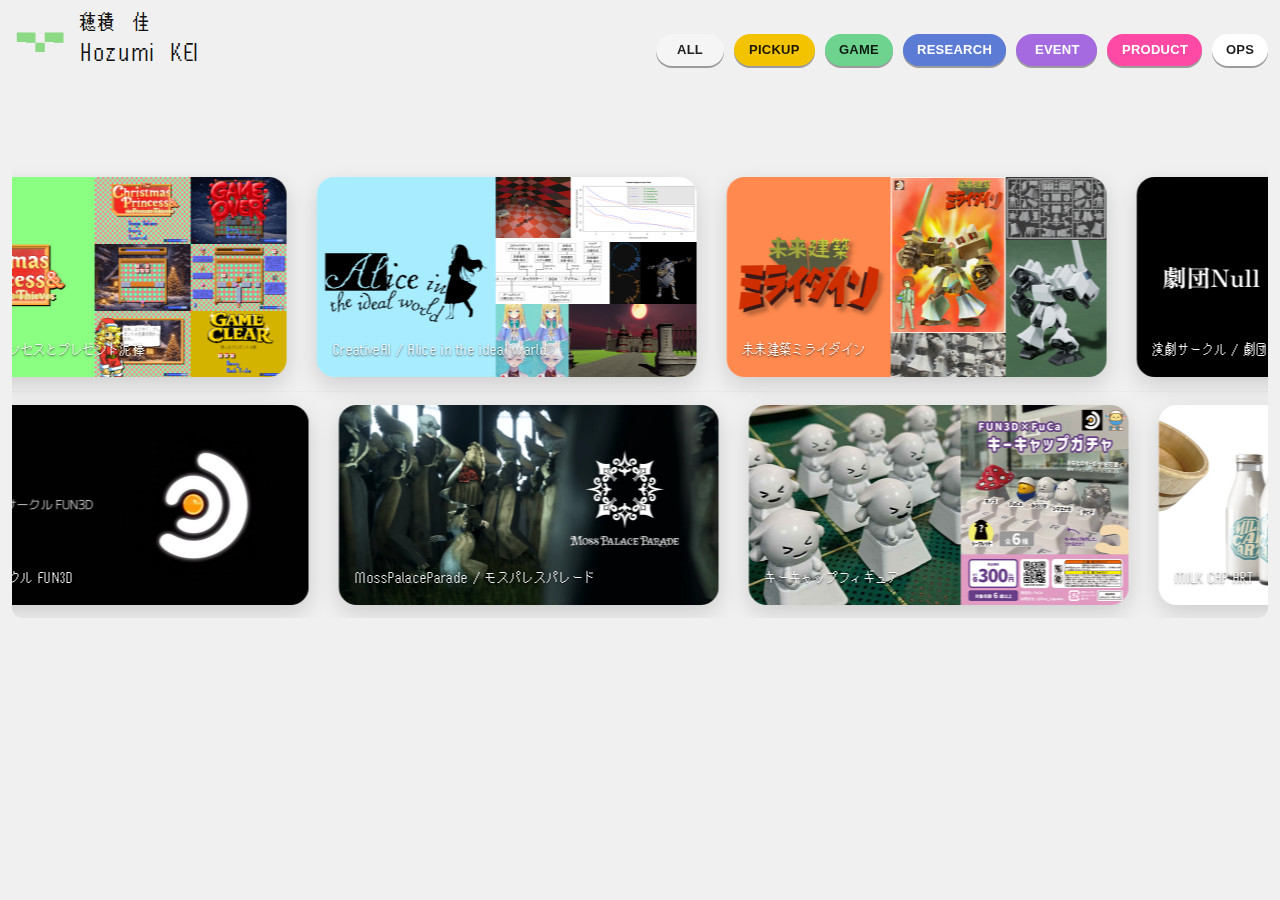
<file: index.html>
<!doctype html>
<html lang="ja">
<head>
  <meta charset="utf-8" />
  <meta name="viewport" content="width=device-width,initial-scale=1" />
  <title>Hozumi KEI - Portfolio</title>
  <style>

    /* ===== Pixel Font (local file) =====
       Put this file in: assets/fonts/x12y16pxMaruMonica.ttf
    */
    @font-face{
      font-family: "MaruMonicaPx";
      src: url("./assets/fonts/x12y16pxMaruMonica.ttf") format("truetype");
      font-style: normal;
      font-weight: 400;
      font-display: swap;
    }

    :root{
      /* デフォルト */
      --bg:#F0F0F0;
      --text:#111;
      --muted:#666;

      /* テーマとして切り替える変数（JSで更新） */
      --pageBg: var(--bg);
      --pageText: var(--text);
      --pageMuted: var(--muted);

      --shadow: 0 8px 22px rgba(0,0,0,.14);

      /* カード（大きめ） */
      --cardW: 380px;
      --cardH: 200px;
      --radius: 18px;

      /* 横方向の固定間隔（全レーンで揃える） */
      --gap: 30px;

      /* ✅ 2段 */
      --laneH: 210px;
      --laneGap: 18px;
      --stagePad: 8px;
      --stageTopGap: 80px; /* カードエリアを少し下げる */

      --flowStageH: calc((var(--laneH) * 2) + (var(--laneGap) * 1) + (var(--stagePad) * 2));
    }

    *{ box-sizing: border-box; }

    body{
      margin:0;
      font-family: ui-sans-serif, system-ui, -apple-system, "Segoe UI", Roboto,
        "Hiragino Kaku Gothic ProN", "Noto Sans JP", "Yu Gothic", "Meiryo", Arial;
      background: var(--pageBg);
      color: var(--pageText);
      transition: background-color .35s ease, color .35s ease;
    }

    .frame{
      width: 100%;
      max-width: none;
      margin: 0;
      border: none;
      background: var(--pageBg);
      min-height: 100vh;
      padding:
        calc(10px + env(safe-area-inset-top))
        calc(12px + env(safe-area-inset-right))
        calc(12px + env(safe-area-inset-bottom))
        calc(12px + env(safe-area-inset-left));
      transition: background-color .35s ease;
    }

    header{
      display:flex;
      align-items:flex-end;
      justify-content:space-between;
      gap: 12px;
      margin-bottom: 8px;
    }

    .name{
      line-height: 1.05;
      font-weight: 900;
      letter-spacing: .04em;
    }
    .name .jp{ font-size: 22px; }
    .name .en{ font-size: 26px; margin-top: 4px; }

    
    /* Brand: icon + name */
    .brand{
      display:flex;
      align-items:center;
      gap: 12px;
    }
    .brandIcon{
      width: 56px;
      height: 56px;
      object-fit: contain;
      border-radius: 12px;
      flex: 0 0 auto;
    }
.tagbar{
      display:flex;
      flex-wrap:wrap;
      justify-content:flex-start;
      gap: 10px;
      padding: 0;
      margin: 0;
    }

    /* タグボタン */
    .tagbtn{
      appearance:none;
      border:none;
      cursor:pointer;
      padding: 9px 14px;
      border-radius: 999px;
      font-size: 13px;
      font-weight: 900;
      color: rgba(0,0,0,.88);
      box-shadow: 0 2px 0 rgba(0,0,0,.35);
      transition: transform .08s ease, filter .2s ease, opacity .2s ease;
      user-select:none;
      white-space:nowrap;
      letter-spacing: .02em;

      /* 英/日を重ねて表示するため */
      display: grid;
      place-items: center;
      position: relative;
      line-height: 1.1;
    }
    .tagbtn:active{ transform: translateY(1px); }

    /* 選択中の灰色枠（outline）なし */
    .tagbtn[aria-pressed="true"]{
      filter: saturate(1.05) brightness(1.02);
    }

    /* 通常：英語、ホバー/フォーカス：日本語 */
    .tagbtn .tag-en,
    .tagbtn .tag-ja{
      grid-area: 1 / 1;
      transition: opacity .16s ease, transform .16s ease;
      will-change: opacity, transform;
    }
    .tagbtn .tag-en{
      opacity: 1;
      transform: translateY(0);
    }
    .tagbtn .tag-ja{
      opacity: 0;
      transform: translateY(2px);
      pointer-events: none;
    }
    .tagbtn:hover .tag-en,
    .tagbtn:focus-visible .tag-en,
    .tagbtn:focus .tag-en{
      opacity: 0;
      transform: translateY(-2px);
    }
    .tagbtn:hover .tag-ja,
    .tagbtn:focus-visible .tag-ja,
    .tagbtn:focus .tag-ja{
      opacity: 1;
      transform: translateY(0);
    }

    .stage{
      position: relative;
      width: 100%;
      height: var(--flowStageH);
      margin-top: var(--stageTopGap);
      overflow: hidden;
      border-radius: 10px;
      transition: height .45s ease;
    }

    .laneGuides{
      position:absolute;
      left:0; right:0; top:0; bottom:0;
      pointer-events:none;
      opacity:.18;
    }
    .laneLine{
      position:absolute;
      left:0; right:0;
      height: 1px;
      background: rgba(0,0,0,.12);
    }
    /* ✅ 2段なので区切り線は1本だけ */
    .laneLine.line1{ top: calc(var(--stagePad) + var(--laneH) + (var(--laneGap) / 2)); }

    .card{
      position:absolute;
      left:0; top:0;
      width: var(--cardW);
      height: var(--cardH);
      text-decoration:none;
      color: inherit;
      transform: translate3d(0,0,0);
      will-change: transform;
      opacity: 1;
      pointer-events:auto;
      transition: none;
    }
    .card.tween{
      transition:
        transform 520ms cubic-bezier(.2,.9,.2,1),
        opacity 360ms ease;
    }

    .cardInner{
      width:100%;
      height:100%;
      border-radius: var(--radius);
      background: #fff;
      box-shadow: 0 8px 22px rgba(0,0,0,.14);
      border: 2px solid rgba(0,0,0,.05);
      overflow:hidden;
      transform: translateY(0);
      transition: transform .12s ease, filter .12s ease;
      position: relative;
    }
    .cardInner.hasImage .label{ display:none; }
    .cardInner.hasImage .thumb{ background:none; }
    .card:hover .cardInner{
      transform: translateY(-2px);
      filter: brightness(1.02);
    }
    .card:focus-visible{
      outline: 4px solid rgba(0,0,0,.30);
      outline-offset: 4px;
      border-radius: 18px;
    }

    .thumb{
      position:absolute; inset:0;
      background: linear-gradient(135deg, rgba(0,0,0,.06), rgba(0,0,0,0));
    }
    .thumb img{
      width:100%; height:100%;
      object-fit: cover;
      display:block;
    }

    .label{
      position:absolute;
      left:0; right:0; bottom:0;
      padding: 14px 16px;
      background: linear-gradient(to top, rgba(255,255,255,.96), rgba(255,255,255,0));
      text-shadow: 0 1px 0 rgba(255,255,255,.6);

      display:flex;
      flex-direction:column;
      gap: 6px;
    }
    .label .title{
      font-size: 16px;
      font-weight: 900;
      letter-spacing: .02em;
      color: rgba(0,0,0,.92);
    }
    .label .desc{
      font-size: 12px;
      font-weight: 800;
      line-height: 1.35;
      color: rgba(0,0,0,.78);

      display: -webkit-box;
      -webkit-line-clamp: 2;
      -webkit-box-orient: vertical;
      overflow: hidden;
    }
    .label .sub{
      display:block;
      font-weight: 900;
      color: rgba(0,0,0,.56);
      font-size: 11px;
      letter-spacing: .02em;
    }

    .note{
      margin-top: 10px;
      color: color-mix(in srgb, var(--pageText) 55%, transparent);
      font-size: 12px;
      font-weight: 700;
    }

    @media (max-width: 980px){
      :root{
        --cardW: 250px;
        --cardH: 148px;
        --laneH: 200px;
        --gap: 18px;
      }
    }
    @media (max-width: 760px){
      header{ flex-direction: column; align-items:flex-start; }
      :root{
        --cardW: 220px;
        --cardH: 138px;
        --laneH: 188px;
        --laneGap: 16px;
        --gap: 16px;
      }
    }
    @media (max-width: 520px){
      :root{
        --cardW: 190px;
        --cardH: 122px;
        --laneH: 170px;
        --gap: 14px;
      }
    }
  
    /* ===== Overrides: no tag text in card, no bottom gradient at rest, hover reveals desc ===== */

    /* タグ名（sub/メタ）をカード内に表示しない */
    .label .sub{ display:none !important; }

    /* 説明文はホバー/フォーカス時のみ表示 */
    .label .desc{
      opacity: 0;
      transform: translateY(3px);
      max-height: 0;
      overflow: hidden;
      transition: opacity .18s ease, transform .18s ease, max-height .18s ease;
      -webkit-line-clamp: unset;
      display: block;
    }
    .card:hover .label .desc,
    .card:focus-visible .label .desc{
      opacity: 1;
      transform: translateY(0);
      max-height: 80px;
    }

    /* 画像カード：タイトルは常時表示、通常時は下部グラデーション無し */
    .cardInner.hasImage .label{
      display: flex !important;           /* 画像でもラベルを出す */
      background: none !important;        /* 通常時はグラデーション無し */
      text-shadow: 0 1px 2px rgba(0,0,0,.65);
    }
    .cardInner.hasImage .label .title,
    .cardInner.hasImage .label .desc{
      color: rgba(255,255,255,.95);
    }

    /* 画像カード：ホバー時に画像を暗くし、同時に文字背景を薄く敷く（グラデではなく単色） */
    .cardInner.hasImage .thumb img{
      transition: filter .18s ease;
    }
    .card:hover .cardInner.hasImage .thumb img{
      filter: brightness(.55);
    }
    /* 既存の hover で cardInner 全体を明るくする filter を打ち消す */
    .card:hover .cardInner.hasImage{
      filter: none !important;
    }
    .card:hover .cardInner.hasImage .label,
    .card:focus-visible .cardInner.hasImage .label{
      background: rgba(0,0,0,.40) !important;
    }

    /* 白フチっぽく見える場合の対策（透過PNG想定） */
    .cardInner.hasImage{
      background: transparent !important;
      border: none !important;
    }

  
    /* Force pixel font for name + card titles */
    .name, .label .title{
      font-family: "MaruMonicaPx", ui-sans-serif, system-ui, -apple-system, "Segoe UI", Roboto,
        "Hiragino Kaku Gothic ProN", "Noto Sans JP", "Yu Gothic", "Meiryo", Arial !important;
      font-weight: 400 !important;
      font-synthesis: none;
    }

  
    /* ===== Tab Description ===== */
    .tabDescWrap{
      margin-top: 8px;
      margin-bottom: 8px;
      max-width: 980px;
    }
    .tabDesc{
      margin: 0;
      padding: 10px 0 0 0;
      font-size: 13px;
      font-weight: 800;
      line-height: 1.55;
      color: color-mix(in srgb, var(--pageText) 78%, transparent);
      white-space: pre-wrap; /* 改行を反映 */
    }
    @media (max-width: 760px){
      .tabDescWrap{ max-width: 100%; margin-bottom: 12px; }
      .tabDesc{ font-size: 12px; }
    }

  </style>
</head>

<body>
  <div class="frame">
    <header>
      <div class="brand">
        <img class="brandIcon" src="assets/main/icon.gif" alt="" decoding="async" />
        <div class="name">
        <div class="jp">穂積　佳</div>
        <div class="en">Hozumi&nbsp;&nbsp;KEI</div>
      </div>
      </div>


      <nav class="tagbar" id="tagbar" aria-label="タグフィルター"></nav>
    </header>

    

    <section class="tabDescWrap" aria-label="セクション説明">
      <p class="tabDesc" id="tabDesc"></p>
    </section>

<main>
      <section class="stage" id="stage" aria-label="カード表示エリア">
        <div class="laneGuides" aria-hidden="true">
          <div class="laneLine line1"></div>
        </div>
      </section>
    </main>
  </div>

  <script>
    const DEFAULT_BG = "#F0F0F0";

    // en=通常表示 / ja=ホバー時表示
    const TAGS = [
      { key: "all",      en: "ALL",      ja: "すべて",       color: "#F0F0F0" },
      { key: "pickup",   en: "PICKUP",   ja: "おすすめ",     color: "#f3c300" },
      { key: "game",     en: "GAME",     ja: "ゲーム",       color: "#6dd38f" },
      { key: "research", en: "RESEARCH", ja: "研究",         color: "#5b7bd5", text:"#ffffff" },
      { key: "event",    en: "EVENT",    ja: "イベント",     color: "#a56adf", text:"#ffffff" },
      { key: "product",  en: "PRODUCT",  ja: "プロダクト",   color: "#ff4aa5", text:"#ffffff" },
      { key: "ops",      en: "OPS",      ja: "運営",         color: "#ffffff" },    ];


    const TAB_DESCRIPTIONS = {
      all: `このサイトは、これまでに制作してきたアウトプットやと活動記録をジャンル別に整理したポートフォリオです。
右上部のタブからジャンルを切り替えることで、目的に合わせて作品を探しやすくしています。
複数の領域が重なり合っているものも多いので、「おすすめ」に代表的なものをまとめておりますので、是非ご覧ください。`,
      pickup: `はじめて見てくださる方に向けて、代表的な成果や、趣向が伝わりやすいコンテンツをまとめています。`,
      game: `ゲーム作品や、ゲームに関するプロトタイプ／検証の記録をまとめています。`,
      research: `所属研究室での研究や、大学課題などでの研究をまとめております。`,
      event: `出展、演劇など、イベントに紐づく活動をまとめています。`,
      product: `ツール、フィギュアなど、ユーザーを意識したプロダクトに関する成果物をまとめています。`,
      ops: `イベントやサークル運営など、成果物を支える“運用側”の取り組みをまとめています。`,    };

    const tabDescEl = document.getElementById("tabDesc");
    function updateTabDesc(tagKey){
      if(!tabDescEl) return;
      tabDescEl.textContent = TAB_DESCRIPTIONS[tagKey] ?? "";
    }


    const ITEMS = [
      { id:"moss-palace-parade", title:"MossPalaceParade / モスパレスパレード", desc:"グループで開発したアドベンチャーゲーム。ゲームデザインとシナリオを主に担当", url:"works/moss-palace-parade/moss-palace-parade.html", tags:["game","pickup"], thumb:"" },
      { id:"fun3d",            title:"CG制作サークル FUN3D",                 desc:"3DCG技術を用いた製作に重きを置いたサークルの設立、運営",                         url:"works/fun3d/fun3d.html", tags:["ops","pickup"], thumb:"" },
      { id:"rope-device",      title:"機能性繊維を用いた紐型デバイス",       desc:"組紐からインスピレーションを得た、入出力可能な紐型デバイスの開発",                 url:"works/rope-device/rope-device.html", tags:["research","pickup"], thumb:"" },
      { id:"creativeai",       title:"CreativeAI / Alice in the ideal warld",desc:"AIを用いたゲーム制作をテーマにしたプロジェクト。プロジェクトリーダーを担当",       url:"works/creativeai/creativeai.html", tags:["game","research","ops"], thumb:"" },
      { id:"christmas-princess",title:"クリスマスプリンセスとプレゼント泥棒", desc:"ブロック崩しを進化させようというテーマで制作したミニゲーム。学内イベント記事で制作", url:"works/christmas-princess/christmas-princess.html", tags:["game"], thumb:"" },
      { id:"miraive",          title:"MIRAIVE / オンランイベント",           desc:"コロナ過で活動が制限された大学サークルのためのVRと配信を用いたイベント。運営を担当", url:"works/miraive/miraive.html", tags:["event","ops","pickup"], thumb:"" },
      { id:"miraidain",        title:"未来建築ミライダイン",                 desc:"大学建築をテーマにしたロボットフィギュア。企画、デザインを担当",                 url:"works/miraidain/miraidain.html", tags:["product"], thumb:"" },
      { id:"keycap-figure",    title:"キーキャップフィギュア",               desc:"ガチャガチャで販売したキーキャップフィギュア。学際で実際に販売",                 url:"works/keycap-figure/keycap-figure.html", tags:["product"], thumb:"" },      { id:"gekidan-null",     title:"演劇サークル / 劇団Null",               desc:"演劇サークルでの活動。演者、大道具、演出などの活動",                             url:"works/gekidan-null/gekidan-null.html", tags:["event","ops"], thumb:"" },
      { id:"fun-radio",        title:"ラジオサークル FUNラジ",               desc:"ローカルFM局で実際に番組を月１に企画",                                           url:"works/fun-radio/fun-radio.html", tags:["ops"], thumb:"" },
      { id:"milk-cap-art",     title:"MILK CAP ART",                         desc:"フィールドワークを通して考案した海外からの観光客に向けた、温泉街プロダクト案",       url:"works/milk-cap-art/milk-cap-art.html", tags:["product"], thumb:"" },
    ];

    const ITEMS_SIGNATURE = ITEMS.map(i=>i.id).join("|");

    const stage  = document.getElementById("stage");
    const tagbar = document.getElementById("tagbar");

    /* ✅ 2段の向き＆速度（上段:左 / 下段:右） */
    const LANE_DIR   = [-1, +1];
    const LANE_SPEED = [54, 46];

    const BUFFER = 220;

    const ENABLE_PERSIST = true;
    /* ✅ 段数変更なのでキーを更新（古い3段状態が混ざらないように） */
    const STORAGE_KEY = "flow_cards_state_v6";

    let STEP = 0;

    let mode = "flow";
    let currentTag = "all";

    let hoverPause = false;
    let pausedByVisibility = false;

    function cssNum(name){
      const v = getComputedStyle(document.documentElement).getPropertyValue(name).trim();
      return parseFloat(v) || 0;
    }

    function computeFlowStageHeight(){
      const laneH = cssNum("--laneH");
      const laneGap = cssNum("--laneGap");
      const pad = cssNum("--stagePad");
      return Math.round(pad*2 + laneH*2 + laneGap*1);
    }

    function updateStep(){
      STEP = Math.round(cardW + cssNum("--gap"));
    }

    function shuffle(arr){
      const a = arr.slice();
      for(let i=a.length-1;i>0;i--){
        const j = Math.floor(Math.random()*(i+1));
        [a[i],a[j]] = [a[j],a[i]];
      }
      return a;
    }

    // タグ色で背景テーマ変更
    function hexToRgb(hex){
      const h = hex.replace("#","").trim();
      if(h.length !== 6) return null;
      const r = parseInt(h.slice(0,2),16);
      const g = parseInt(h.slice(2,4),16);
      const b = parseInt(h.slice(4,6),16);
      if([r,g,b].some(Number.isNaN)) return null;
      return {r,g,b};
    }

    function relLuma({r,g,b}){
      const f = (c)=>{
        const x = c/255;
        return (x <= 0.04045) ? (x/12.92) : Math.pow((x+0.055)/1.055, 2.4);
      };
      const R = f(r), G = f(g), B = f(b);
      return 0.2126*R + 0.7152*G + 0.0722*B;
    }

    function applyThemeByTag(tagKey){
      const t = TAGS.find(x=>x.key===tagKey);
      const bg = (tagKey === "all" || !t) ? DEFAULT_BG : (t.color || DEFAULT_BG);

      const rgb = hexToRgb(bg);
      const root = document.documentElement;

      root.style.setProperty("--pageBg", bg);

      if(rgb && relLuma(rgb) < 0.35){
        root.style.setProperty("--pageText", "#ffffff");
        root.style.setProperty("--pageMuted", "rgba(255,255,255,.75)");
      }else{
        root.style.setProperty("--pageText", "#111111");
        root.style.setProperty("--pageMuted", "#666666");
      }
    }

    function makeCard(item){
      const a = document.createElement("a");
      a.className = "card";
            const autoUrl = `works/${item.id}/${item.id}.html`;
      a.href = (item.url && item.url.trim() && !item.url.startsWith("pages/")) ? item.url : autoUrl;
      a.dataset.id = item.id;
      a.dataset.tags = item.tags.join(",");
      a.setAttribute("aria-label", item.desc ? (item.title + " - " + item.desc) : item.title);

      const inner = document.createElement("div");
      inner.className = "cardInner";

      const thumb = document.createElement("div");
      thumb.className = "thumb";

      // 画像がある場合は「カード=画像」にする（assets/cardIcon/{id}.png）
      const img = document.createElement("img");
      img.loading = "lazy";
      img.src = item.thumb || `assets/cardIcon/${item.id}.png`;
      img.alt = item.title;

      img.addEventListener("load", () => {
        // 画像が読めた時だけ、テキストレイヤーを隠して画像カード化
        inner.classList.add("hasImage");
      });

      img.addEventListener("error", () => {
        // 画像が無い場合はテキストカードのまま（imgを外す）
        img.remove();
      });

      thumb.appendChild(img);
      inner.appendChild(thumb);

      const label = document.createElement("div");
      label.className = "label";

      const title = document.createElement("div");
      title.className = "title";
      title.textContent = item.title;
      label.appendChild(title);

      const desc = document.createElement("div");
      desc.className = "desc";
      desc.textContent = item.desc || "";
      label.appendChild(desc);

      const meta = document.createElement("span");
      meta.className = "sub";
      const tagsJa = (item.tags || []).map(k => (TAGS.find(t=>t.key===k)?.ja ?? k)).join(" / ");
      meta.textContent = "";
      label.appendChild(meta);

      inner.appendChild(label);
      a.appendChild(inner);

      a.addEventListener("pointerenter", () => { hoverPause = true; });
      a.addEventListener("pointerleave", () => { hoverPause = false; });

      return a;
    }

    function buildTagButtons(){
      tagbar.innerHTML = "";
      for(const t of TAGS){
        const b = document.createElement("button");
        b.className = "tagbtn";
        b.type = "button";
        b.dataset.key = t.key;
        b.style.background = t.color;
        if(t.text) b.style.color = t.text;

        const en = document.createElement("span");
        en.className = "tag-en";
        en.textContent = t.en;

        const ja = document.createElement("span");
        ja.className = "tag-ja";
        ja.textContent = t.ja;

        b.appendChild(en);
        b.appendChild(ja);

        b.setAttribute("aria-label", `${t.en} / ${t.ja}`);
        b.setAttribute("aria-pressed", t.key === "all" ? "true" : "false");
        b.addEventListener("click", () => onTagClick(t.key));
        tagbar.appendChild(b);
      }
    }

    function setPressed(key){
      tagbar.querySelectorAll(".tagbtn").forEach(b=>{
        b.setAttribute("aria-pressed", b.dataset.key === key ? "true" : "false");
      });
    }

    const cards = [];
    let cardW = 280, cardH = 160;

    function measureCardSize(){
      const any = cards[0]?.el;
      if(!any) return;
      const r = any.getBoundingClientRect();
      cardW = Math.round(r.width);
      cardH = Math.round(r.height);
      updateStep();
    }

    function stageWidth(){
      return stage.clientWidth;
    }

    function flowLaneY(laneIndex){
      const laneH = cssNum("--laneH");
      const laneGap = cssNum("--laneGap");
      const pad = cssNum("--stagePad");
      const top = pad + laneIndex * (laneH + laneGap);
      return Math.round(top + (laneH - cardH) / 2);
    }

    function setStageHeight(px){
      stage.style.height = px + "px";
    }

    function clearStageHeightToCss(){
      stage.style.height = "";
    }

    function placeFlowFixedPitch(){
      measureCardSize();
      const byLane = [[],[]];

      const shuffled = shuffle(cards);
      for(let i=0;i<shuffled.length;i++){
        const lane = i % 2;
        shuffled[i].lane = lane;
        byLane[lane].push(shuffled[i]);
      }

      const w = stageWidth();
      for(let lane=0; lane<2; lane++){
        const list = shuffle(byLane[lane]);
        const y = flowLaneY(lane);

        const phase = Math.floor(Math.random() * STEP);
        const startX = -BUFFER + phase;

        for(let i=0;i<list.length;i++){
          const c = list[i];
          c.x = startX + i * STEP;
          c.y = y;
          c.flowX = c.x;
          c.flowY = c.y;
          c.el.style.opacity = "1";
          c.el.style.pointerEvents = "auto";
          c.el.style.transform = `translate3d(${c.x}px,${c.y}px,0)`;
        }

        const lastX = startX + (list.length - 1) * STEP;
        if(lastX < w - cardW){
          const nudge = Math.floor((w - cardW - lastX) * 0.35);
          for(const c of list){
            c.x += nudge;
            c.flowX = c.x;
            c.el.style.transform = `translate3d(${c.x}px,${c.y}px,0)`;
          }
        }
      }
    }

    function wrapFlowPositionsFixedPitch(){
      const w = stageWidth();

      for(let lane=0; lane<2; lane++){
        const list = cards.filter(c=>c.lane===lane);
        if(list.length === 0) continue;

        let minX = Infinity, maxX = -Infinity;
        for(const c of list){
          minX = Math.min(minX, c.x);
          maxX = Math.max(maxX, c.x);
        }

        const dir = LANE_DIR[lane];

        for(const c of list){
          if(dir < 0){
            if(c.x + cardW < -BUFFER){
              let nx = maxX + STEP;
              if(nx + cardW < -BUFFER) nx = w + BUFFER;
              c.x = nx;
              maxX = Math.max(maxX, c.x);
            }
          }else{
            if(c.x > w + BUFFER){
              let nx = minX - STEP;
              if(nx > w + BUFFER) nx = -BUFFER - cardW;
              c.x = nx;
              minX = Math.min(minX, c.x);
            }
          }
        }
      }
    }

    function addTween(on){
      for(const c of cards){
        c.el.classList.toggle("tween", on);
      }
    }

    function snapshotFlowPositions(){
      for(const c of cards){
        c.flowX = c.x;
        c.flowY = c.y;
      }
    }

    function computeGridTargets(tagKey){
      const matched = cards.filter(c => c.el.dataset.tags.split(",").includes(tagKey));
      const w = stageWidth();
      const pad = 10;
      const gap = 18;

      const cols = Math.max(2, Math.min(6, Math.floor((w - pad*2 + gap) / (cardW + gap))));
      const rows = Math.max(1, Math.ceil(matched.length / cols));

      const gridH = pad*2 + rows * cardH + (rows-1) * gap;
      setStageHeight(gridH);

      const startX = pad;
      const startY = pad;

      const targets = new Map();
      for(let i=0; i<matched.length; i++){
        const r = Math.floor(i / cols);
        const col = i % cols;
        const x = Math.round(startX + col * (cardW + gap));
        const y = Math.round(startY + r * (cardH + gap));
        targets.set(matched[i], {x,y});
      }
      return { targets };
    }

    function enterFilter(tagKey){
      if(mode === "toFilter" || mode === "toFlow") return;

      applyThemeByTag(tagKey);

      snapshotFlowPositions();
      mode = "toFilter";
      addTween(true);

      const { targets } = computeGridTargets(tagKey);
      const w = stageWidth();

      for(const c of cards){
        const isMatch = targets.has(c);
        if(isMatch){
          const p = targets.get(c);
          c.el.style.opacity = "1";
          c.el.style.pointerEvents = "auto";
          c.el.style.transform = `translate3d(${p.x}px,${p.y}px,0)`;
        }else{
          const offX = (LANE_DIR[c.lane] < 0) ? (-cardW - 260) : (w + 260);
          const offY = c.flowY;
          c.el.style.opacity = "0";
          c.el.style.pointerEvents = "none";
          c.el.style.transform = `translate3d(${offX}px,${offY}px,0)`;
        }
      }

      setTimeout(() => {
        mode = "filter";
        currentTag = tagKey;
        if(ENABLE_PERSIST) saveState();
      }, 560);
    }

    function updateFilter(tagKey){
      if(mode !== "filter") return;

      applyThemeByTag(tagKey);

      addTween(true);
      const { targets } = computeGridTargets(tagKey);
      const w = stageWidth();

      for(const c of cards){
        const isMatch = targets.has(c);
        if(isMatch){
          const p = targets.get(c);
          c.el.style.opacity = "1";
          c.el.style.pointerEvents = "auto";
          c.el.style.transform = `translate3d(${p.x}px,${p.y}px,0)`;
        }else{
          const offX = (LANE_DIR[c.lane] < 0) ? (-cardW - 260) : (w + 260);
          const offY = c.flowY;
          c.el.style.opacity = "0";
          c.el.style.pointerEvents = "none";
          c.el.style.transform = `translate3d(${offX}px,${offY}px,0)`;
        }
      }

      currentTag = tagKey;
      if(ENABLE_PERSIST) saveState();
    }

    function exitToFlow(){
      if(mode === "toFilter" || mode === "toFlow") return;

      applyThemeByTag("all");

      
        updateTabDesc("all");mode = "toFlow";
      addTween(true);

      const flowH = computeFlowStageHeight();
      stage.style.height = flowH + "px";

      for(const c of cards){
        c.el.style.opacity = "1";
        c.el.style.pointerEvents = "auto";
        c.el.style.transform = `translate3d(${c.flowX}px,${c.flowY}px,0)`;
      }

      setTimeout(() => {
        for(const c of cards){
          c.x = c.flowX;
          c.y = c.flowY;
        }
        addTween(false);
        mode = "flow";
        currentTag = "all";
        clearStageHeightToCss();
        if(ENABLE_PERSIST) saveState();
      }, 560);
    }

    function onTagClick(key){
      setPressed(key);

      

      updateTabDesc(key);
if(key === "all"){
        applyThemeByTag("all");
        if(mode === "filter") exitToFlow();
        return;
      }

      if(mode === "flow") enterFilter(key);
      else if(mode === "filter") updateFilter(key);
    }

    // ===== 永続化 =====
    function saveState(){
      if(!ENABLE_PERSIST) return;

      const state = {
        ts: Date.now(),
        mode,
        currentTag,
        sig: ITEMS_SIGNATURE,
        cards: cards.map(c => ({
          id: c.el.dataset.id,
          lane: c.lane,
          x: c.x, y: c.y,
          flowX: c.flowX, flowY: c.flowY
        }))
      };
      try{
        localStorage.setItem(STORAGE_KEY, JSON.stringify(state));
      }catch(e){}
    }

    function restoreState(){
      if(!ENABLE_PERSIST) return false;

      let raw = null;
      try{ raw = localStorage.getItem(STORAGE_KEY); }catch(e){ return false; }
      if(!raw) return false;

      let state = null;
      try{ state = JSON.parse(raw); }catch(e){ return false; }
      if(!state || !state.cards) return false;

      

      // カード一覧が変わっていたら（追加/削除/ID変更など）古い保存状態は使わない
      if(state.sig && state.sig !== ITEMS_SIGNATURE) return false;
      // 旧形式（sig無し）は安全のため無視して再配置
      if(!state.sig) return false;
if(typeof state.ts === "number" && (Date.now() - state.ts) > 7*24*60*60*1000) return false;

      const map = new Map(state.cards.map(v => [v.id, v]));
      let ok = 0;

      for(const c of cards){
        const v = map.get(c.el.dataset.id);
        if(!v) continue;

        const lane = (typeof v.lane === "number") ? (v.lane % 2) : c.lane;
        c.lane = lane;
        c.x = (typeof v.x === "number") ? v.x : c.x;
        c.y = (typeof v.y === "number") ? v.y : c.y;
        c.flowX = (typeof v.flowX === "number") ? v.flowX : c.flowX;
        c.flowY = (typeof v.flowY === "number") ? v.flowY : c.flowY;
        ok++;
      }
      if(ok === 0) return false;

      mode = state.mode || "flow";
      currentTag = state.currentTag || "all";

      applyThemeByTag(mode === "filter" ? currentTag : "all");

      
      updateTabDesc(mode === "filter" ? currentTag : "all");

      if(mode === "filter" && currentTag !== "all"){
        setPressed(currentTag);

        addTween(false);
        const { targets } = computeGridTargets(currentTag);
        const w = stageWidth();

        for(const c of cards){
          const isMatch = targets.has(c);
          if(isMatch){
            const p = targets.get(c);
            c.el.style.opacity = "1";
            c.el.style.pointerEvents = "auto";
            c.el.style.transform = `translate3d(${p.x}px,${p.y}px,0)`;
          }else{
            const offX = (LANE_DIR[c.lane] < 0) ? (-cardW - 260) : (w + 260);
            const offY = c.flowY;
            c.el.style.opacity = "0";
            c.el.style.pointerEvents = "none";
            c.el.style.transform = `translate3d(${offX}px,${offY}px,0)`;
          }
        }
      }else{
        setPressed("all");
        clearStageHeightToCss();
        addTween(false);
        for(const c of cards){
          c.y = flowLaneY(c.lane);
          c.flowY = c.y;
          c.el.style.opacity = "1";
          c.el.style.pointerEvents = "auto";
          c.el.style.transform = `translate3d(${c.x}px,${c.y}px,0)`;
        }
      }

      return true;
    }

    // ===== アニメーション =====
    let lastT = 0;
    function tick(t){
      if(document.hidden || pausedByVisibility){
        lastT = t;
        requestAnimationFrame(tick);
        return;
      }

      let dt = (t - lastT) / 1000 || 0;
      if(dt > 0.08) dt = 0;
      lastT = t;

      if(mode === "flow" && !hoverPause){
        for(const c of cards){
          const sp = LANE_SPEED[c.lane] || 46;
          const dir = LANE_DIR[c.lane] || -1;
          c.x += dir * sp * dt;
          c.y = flowLaneY(c.lane);
          c.el.style.transform = `translate3d(${c.x}px,${c.y}px,0)`;
        }
        wrapFlowPositionsFixedPitch();
      }

      requestAnimationFrame(tick);
    }

    function init(){
      buildTagButtons();

      for(const it of ITEMS){
        const el = makeCard(it);
        stage.appendChild(el);
        cards.push({ el, lane:0, x:0, y:0, flowX:0, flowY:0 });
      }

      clearStageHeightToCss();
      measureCardSize();

      const restored = restoreState();
      if(!restored){
        applyThemeByTag("all");
        placeFlowFixedPitch();
        addTween(false);
        saveState();
      }

      document.addEventListener("visibilitychange", () => {
        if(document.hidden){
          pausedByVisibility = true;
          saveState();
        }else{
          pausedByVisibility = false;
          lastT = performance.now();
        }
      });

      window.addEventListener("pagehide", () => saveState());
      window.addEventListener("beforeunload", () => saveState());

      window.addEventListener("resize", () => {
        measureCardSize();
        if(mode === "filter"){
          updateFilter(currentTag);
        }else{
          clearStageHeightToCss();
          saveState();
        }
      });

      lastT = performance.now();
      requestAnimationFrame(tick);

      if(ENABLE_PERSIST){
        setInterval(() => {
          if(!document.hidden) saveState();
        }, 3000);
      }
    }

    init();
  </script>
</body>
</html>
</file>
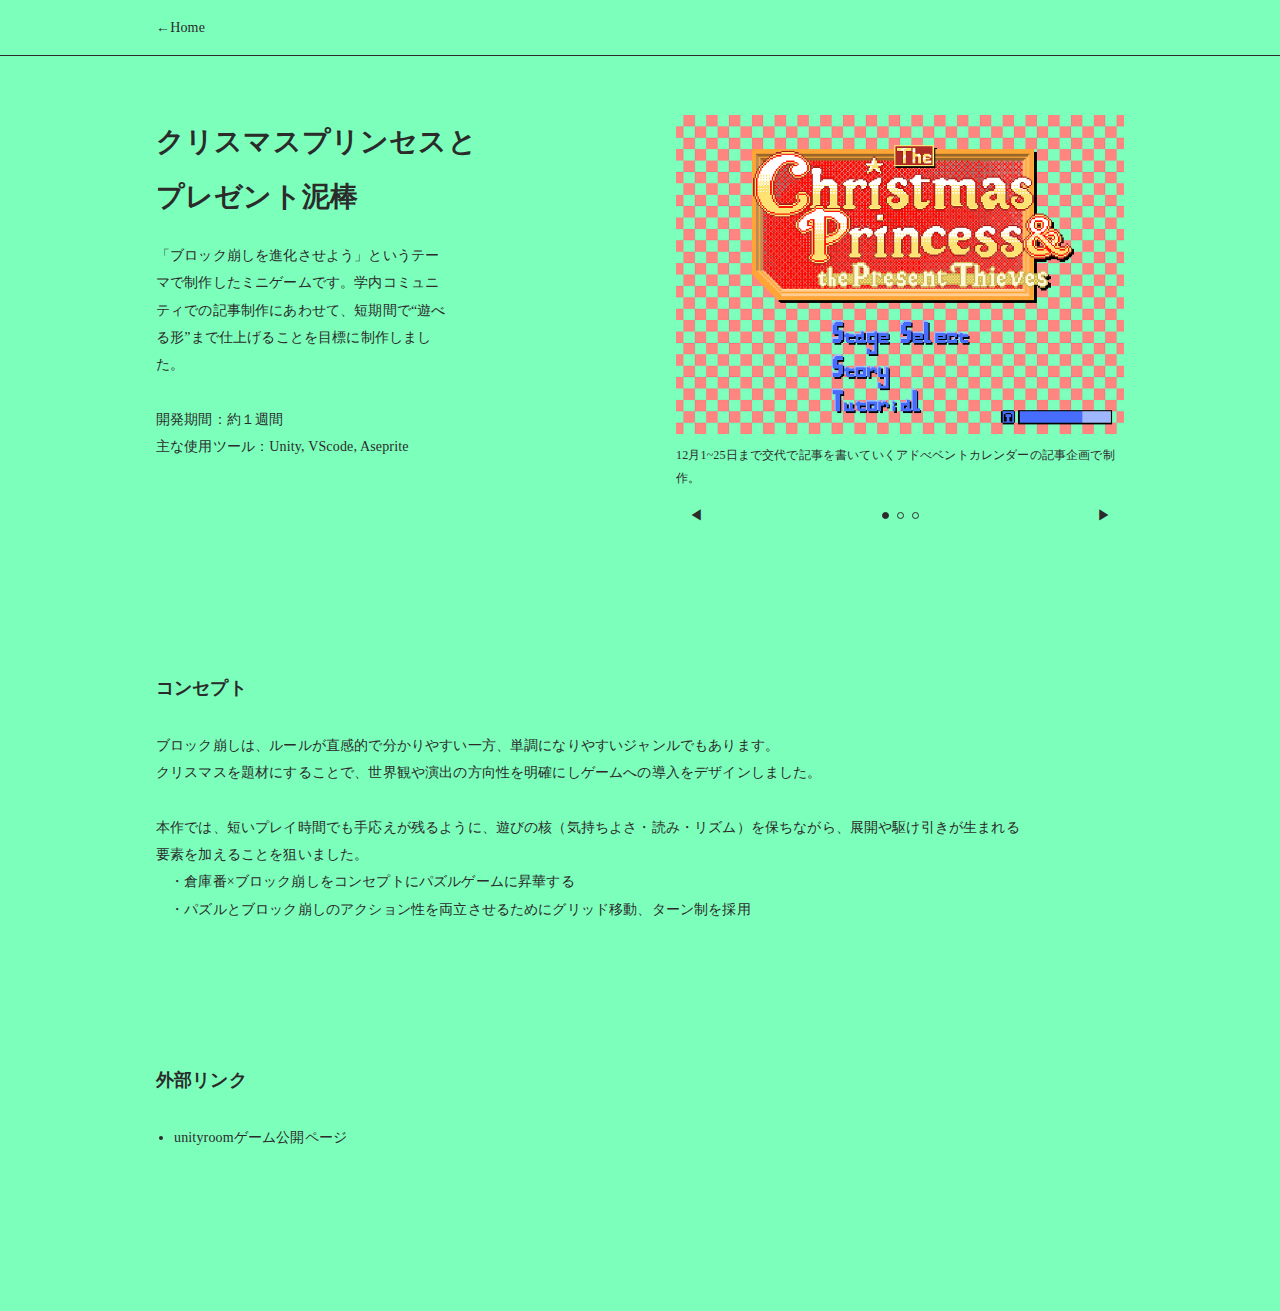
<file: works/christmas-princess/christmas-princess.html>
<!doctype html>
<html lang="ja">
<head>
  <meta charset="utf-8" />
  <meta name="viewport" content="width=device-width,initial-scale=1" />
  <title>プロジェクトタイトル</title>
  <meta name="description" content="プロジェクト概要（1〜2文）" />

  <link rel="stylesheet" href="../../css/work.css" />
  <script defer src="../../js/work.js"></script>

  <!-- 方式1：ページごとにテーマを変える（ここだけ編集） -->
  <style>
    :root{
      /* 色 */
      --bg: #7DFFBC;
      --text: #2b2b2b;
      --muted: #2b2b2b;
      --line: #2b2b2b;

      --paper: #2b2b2b;          /* 画像未設定時の灰箱 */
      --accent: #2b2b2b;         /* スライダーのドット等 */

      --header-bg: #7DFFBC;
      --header-border: #2b2b2b;

      /* フォント */
      --font: "Noto Serif JP","Yu Mincho","Hiragino Mincho ProN","Times New Roman",serif;
    }
  </style>
</head>

<body id="top">
  <header class="header">
    <div class="header__inner">
      <a class="back" href="../../" aria-label="Homeに戻る">←Home</a>

      <!-- <nav class="nav" aria-label="ページ内ナビゲーション">
        <a class="nav__item" href="#top">Top</a>
        <a class="nav__item" href="#concept">Concept</a>
        <a class="nav__item" href="#work">Work</a>
        <a class="nav__item" href="#role">Role</a>
        <a class="nav__item" href="#achieve">Achieve</a>
        <a class="nav__item" href="#link">Link</a> -->
      </nav>
    </div>
  </header>

  <main class="main">
    <!-- Top -->
    <section class="hero">
      <div class="hero__inner">
        <div class="hero__text">
          <h1 class="title">クリスマスプリンセスと<br />プレゼント泥棒</h1>
          <p class="lead">
            「ブロック崩しを進化させよう」というテーマで制作したミニゲームです。学内コミュニティでの記事制作にあわせて、短期間で“遊べる形”まで仕上げることを目標に制作しました。<br />
            <br />
            開発期間：約１週間<br />
            主な使用ツール：Unity, VScode, Aseprite<br />
          </p>
        </div>

        <!-- 右上：画像スライダー -->
        <div class="hero__media">
          <div class="carousel" data-carousel aria-label="画像スライダー">
            <div class="carousel__viewport" aria-live="polite">
              <figure class="carousel__item" data-caption="12月1~25日まで交代で記事を書いていくアドべベントカレンダーの記事企画で制作。">
                <img src="./images/shot1.jpg" alt="画像1" />
              </figure>
              <figure class="carousel__item" data-caption="ブロック崩しをアクションパズルゲームに昇華し、新しいゲーム体験をデザインしようと模索した。">
                <img src="./images/shot2.jpg" alt="画像2" />
              </figure>
              <figure class="carousel__item" data-caption="クリスマスの前夜、サンタ見習いの子がプレゼントを倉庫に侵入してきたネズミから守るストーリー。">
                <img src="./images/shot3.jpg" alt="画像3" />
              </figure>
            </div>

            <div class="carousel__caption" data-carousel-caption></div>

            <div class="carousel__controls">
              <button class="carousel__btn" type="button" data-carousel-prev aria-label="前の画像へ">◀</button>
              <div class="carousel__dots" data-carousel-dots aria-label="スライド位置"></div>
              <button class="carousel__btn" type="button" data-carousel-next aria-label="次の画像へ">▶</button>
            </div>
          </div>
        </div>
      </div>
    </section>

    <!-- Concept -->
    <!-- <section id="concept" class="section section--center">
      <h2 class="h2">活動の目的や意義</h2>

      <figure class="wideFigure"> -->
        <!-- 画像を置くならこの img を使う -->
        <!-- <img src="./images/concept.jpg" alt="活動の目的や意義を表す画像" /> -->
      <!-- </figure>

      <p class="note">（必要なら一言だけ添える）</p>
    </section> -->

    <!-- Work -->
    <!-- <section id="work" class="section section--center">
      <h2 class="h2">活動の体制</h2>

      <figure class="wideFigure"> -->
        <!-- <img src="./images/team.jpg" alt="活動の体制を表す画像" /> -->
      <!-- </figure>

      <p class="note">（必要なら一言だけ添える）</p>
    </section> -->

    <!-- Role -->
    <section id="role" class="section">
      <h2 class="h2 h2--left">コンセプト</h2>

      <div class="body">
        ブロック崩しは、ルールが直感的で分かりやすい一方、単調になりやすいジャンルでもあります。<br />
        クリスマスを題材にすることで、世界観や演出の方向性を明確にしゲームへの導入をデザインしました。<br />
        <br />
        本作では、短いプレイ時間でも手応えが残るように、遊びの核（気持ちよさ・読み・リズム）を保ちながら、展開や駆け引きが生まれる要素を加えることを狙いました。<br />
        　・倉庫番×ブロック崩しをコンセプトにパズルゲームに昇華する<br />
        　・パズルとブロック崩しのアクション性を両立させるためにグリッド移動、ターン制を採用<br />
      </div>
    </section>

    <!-- Link -->
    <section id="link" class="section">
      <h2 class="h2 h2--left">外部リンク</h2>

      <ul class="links">
        <li class="placeholder"></li>
        <li><a href="https://unityroom.com/games/tcptpt" target="_blank" rel="noreferrer">unityroomゲーム公開ページ</a></li>
      </ul>
    </section>
  </main>
</body>
</html>
</file>
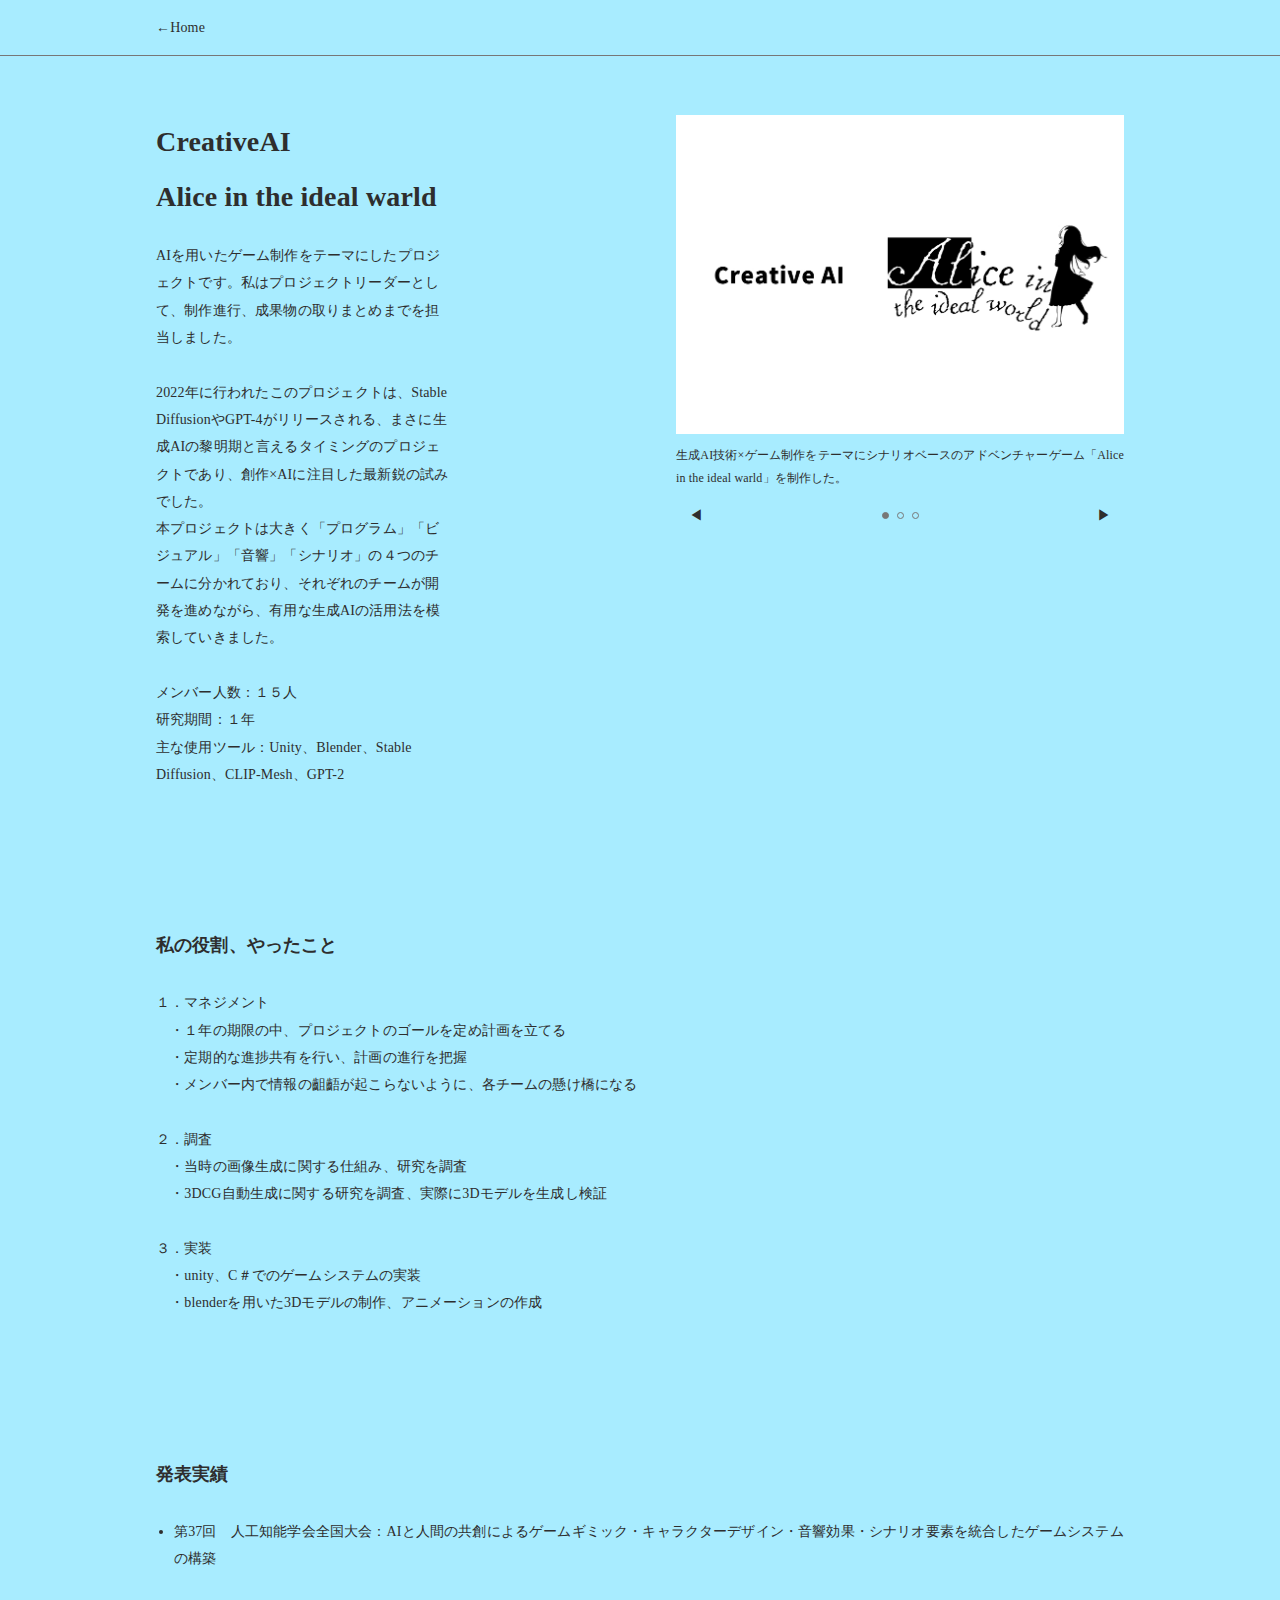
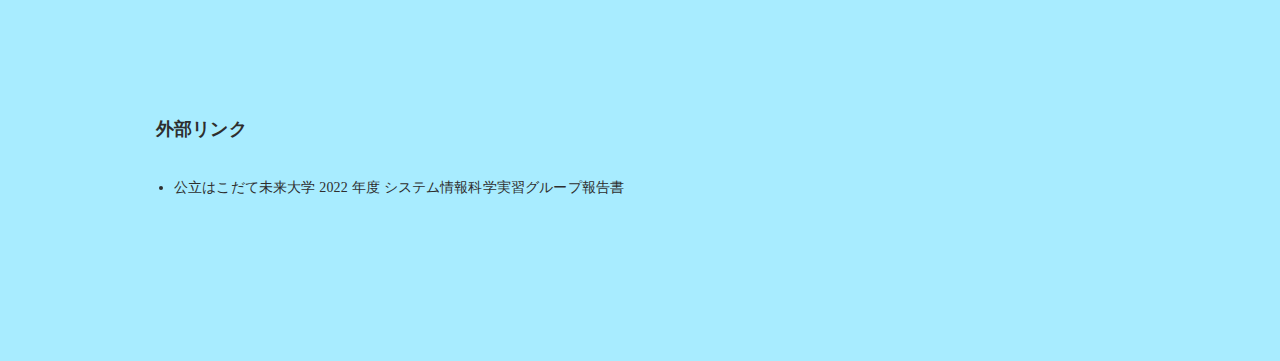
<file: works/creativeai/creativeai.html>
<!doctype html>
<html lang="ja">
<head>
  <meta charset="utf-8" />
  <meta name="viewport" content="width=device-width,initial-scale=1" />
  <title>プロジェクトタイトル</title>
  <meta name="description" content="プロジェクト概要（1〜2文）" />

  <link rel="stylesheet" href="../../css/work.css" />
  <script defer src="../../js/work.js"></script>

  <!-- 方式1：ページごとにテーマを変える（ここだけ編集） -->
  <style>
    :root{
      /* 色 */
      --bg: #A8ECFF;
      --text: #2e2e2e;
      --muted: #2e2e2e;
      --line: #777777;

      --paper: #777777;          /* 画像未設定時の灰箱 */
      --accent: #777777;         /* スライダーのドット等 */

      --header-bg: #A8ECFF;
      --header-border: #777777;

      /* フォント */
      --font: "Noto Serif JP","Yu Mincho","Hiragino Mincho ProN","Times New Roman",serif;
    }
  </style>
</head>

<body id="top">
  <header class="header">
    <div class="header__inner">
      <a class="back" href="../../" aria-label="Homeに戻る">←Home</a>

      <!-- <nav class="nav" aria-label="ページ内ナビゲーション">
        <a class="nav__item" href="#top">Top</a>
        <a class="nav__item" href="#concept">Concept</a>
        <a class="nav__item" href="#work">Work</a>
        <a class="nav__item" href="#role">Role</a>
        <a class="nav__item" href="#achieve">Achieve</a>
        <a class="nav__item" href="#link">Link</a> -->
      </nav>
    </div>
  </header>

  <main class="main">
    <!-- Top -->
    <section class="hero">
      <div class="hero__inner">
        <div class="hero__text">
          <h1 class="title">CreativeAI<br />Alice in the ideal warld</h1>
          <p class="lead">
            AIを用いたゲーム制作をテーマにしたプロジェクトです。私はプロジェクトリーダーとして、制作進行、成果物の取りまとめまでを担当しました。<br />
            <br />
            2022年に行われたこのプロジェクトは、Stable DiffusionやGPT-4がリリースされる、まさに生成AIの黎明期と言えるタイミングのプロジェクトであり、創作×AIに注目した最新鋭の試みでした。<br />
            本プロジェクトは大きく「プログラム」「ビジュアル」「音響」「シナリオ」の４つのチームに分かれており、それぞれのチームが開発を進めながら、有用な生成AIの活用法を模索していきました。<br />
            <br />
            メンバー人数：１５人<br />
            研究期間：１年<br />
            主な使用ツール：Unity、Blender、Stable Diffusion、CLIP-Mesh、GPT-2<br />
          </p>
        </div>

        <!-- 右上：画像スライダー -->
        <div class="hero__media">
          <div class="carousel" data-carousel aria-label="画像スライダー">
            <div class="carousel__viewport" aria-live="polite">
              <figure class="carousel__item" data-caption="生成AI技術×ゲーム制作をテーマにシナリオベースのアドベンチャーゲーム「Alice in the ideal warld」を制作した。">
                <img src="./images/shot1.jpg" alt="画像1" />
              </figure>
              <figure class="carousel__item" data-caption="生成AIに関する当時最先端の研究を調査。シナリオ生成、レベルデザイン、キャラクターデザインなど様々な工程で生成AI技術の使用を検討した。">
                <img src="./images/shot2.jpg" alt="画像2" />
              </figure>
              <figure class="carousel__item" data-caption="生成AIのを使用し生成されたデータや素材を元にunityでゲームを実装。">
                <img src="./images/shot3.jpg" alt="画像3" />
              </figure>
            </div>

            <div class="carousel__caption" data-carousel-caption></div>

            <div class="carousel__controls">
              <button class="carousel__btn" type="button" data-carousel-prev aria-label="前の画像へ">◀</button>
              <div class="carousel__dots" data-carousel-dots aria-label="スライド位置"></div>
              <button class="carousel__btn" type="button" data-carousel-next aria-label="次の画像へ">▶</button>
            </div>
          </div>
        </div>
      </div>
    </section>

    <!-- Concept -->
    <!-- <section id="concept" class="section section--center">
      <h2 class="h2">活動の目的や意義</h2>

      <figure class="wideFigure"> -->
        <!-- 画像を置くならこの img を使う -->
        <!-- <img src="./images/concept.jpg" alt="活動の目的や意義を表す画像" /> -->
      <!-- </figure>

      <p class="note">（必要なら一言だけ添える）</p>
    </section> -->

    <!-- Work -->
    <!-- <section id="work" class="section section--center">
      <h2 class="h2">活動の体制</h2>

      <figure class="wideFigure"> -->
        <!-- <img src="./images/team.jpg" alt="活動の体制を表す画像" /> -->
      <!-- </figure>

      <p class="note">（必要なら一言だけ添える）</p>
    </section> -->

    <!-- Role -->
    <section id="role" class="section">
      <h2 class="h2 h2--left">私の役割、やったこと</h2>

      <div class="body">
        １．マネジメント<br />
        　・１年の期限の中、プロジェクトのゴールを定め計画を立てる<br />
        　・定期的な進捗共有を行い、計画の進行を把握<br />
        　・メンバー内で情報の齟齬が起こらないように、各チームの懸け橋になる<br />
        <br />
        ２．調査<br />
        　・当時の画像生成に関する仕組み、研究を調査<br />
        　・3DCG自動生成に関する研究を調査、実際に3Dモデルを生成し検証<br />
        <br />
        ３．実装<br />
        　・unity、C＃でのゲームシステムの実装<br />
        　・blenderを用いた3Dモデルの制作、アニメーションの作成<br />
      </div>
    </section>

    <!-- Achieve -->
    <section id="achieve" class="section">
      <h2 class="h2 h2--left">発表実績</h2>

      <ul class="list">
        <li class="placeholder"></li>
        <li><a href="https://confit.atlas.jp/guide/event/jsai2023/session/4T06-10/detail?lang=ja" target="_blank" rel="noreferrer">第37回　人工知能学会全国大会：AIと人間の共創によるゲームギミック・キャラクターデザイン・音響効果・シナリオ要素を統合したゲームシステムの構築</a></li>
        <!-- <li>公開：○○</li> -->
      </ul>
    </section>

    <!-- Link -->
    <section id="link" class="section">
      <h2 class="h2 h2--left">外部リンク</h2>

      <ul class="links">
        <li class="placeholder"></li>
        <li><a href="https://www.fun.ac.jp/wp-content/uploads/2023/04/document05_.pdf" target="_blank" rel="noreferrer">公立はこだて未来大学 2022 年度 システム情報科学実習グループ報告書</a></li>
      </ul>
    </section>
  </main>
</body>
</html>
</file>
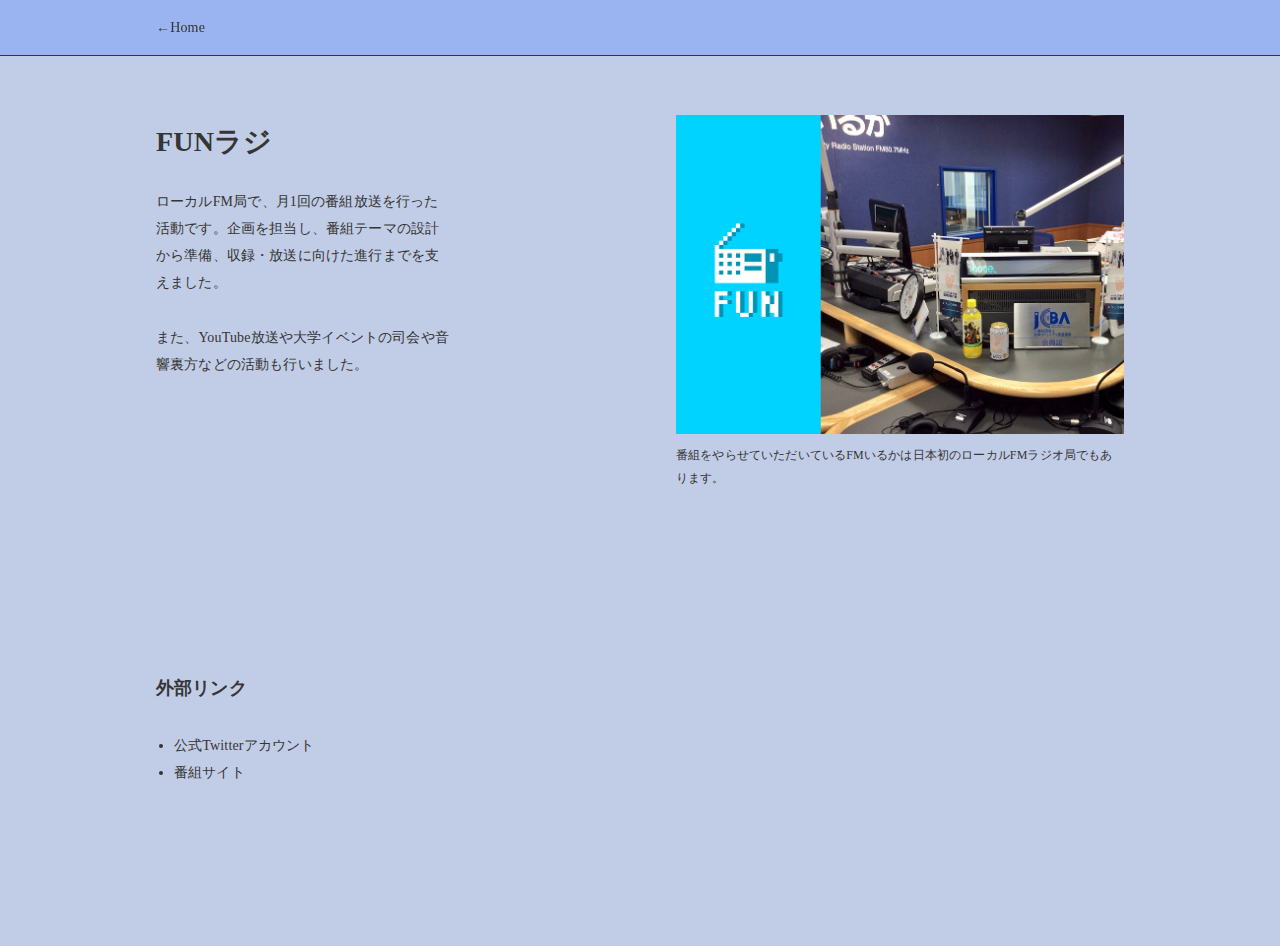
<file: works/fun-radio/fun-radio.html>
<!doctype html>
<html lang="ja">
<head>
  <meta charset="utf-8" />
  <meta name="viewport" content="width=device-width,initial-scale=1" />
  <title>プロジェクトタイトル</title>
  <meta name="description" content="プロジェクト概要（1〜2文）" />

  <link rel="stylesheet" href="../../css/work.css" />
  <script defer src="../../js/work.js"></script>

  <!-- 方式1：ページごとにテーマを変える（ここだけ編集） -->
  <style>
    :root{
      /* 色 */
      --bg: #c0cbe6f9;
      --text: #353532;
      --muted: #353532;
      --line: #353532;

      --paper: #353532;          /* 画像未設定時の灰箱 */
      --accent: #353532;         /* スライダーのドット等 */

      --header-bg: #99b2f1f9;
      --header-border: #353532;

      /* フォント */
      --font: "Noto Serif JP","Yu Mincho","Hiragino Mincho ProN","Times New Roman",serif;
    }
  </style>
</head>

<body id="top">
  <header class="header">
    <div class="header__inner">
      <a class="back" href="../../" aria-label="Homeに戻る">←Home</a>

      <!-- <nav class="nav" aria-label="ページ内ナビゲーション">
        <a class="nav__item" href="#top">Top</a>
        <a class="nav__item" href="#concept">Concept</a>
        <a class="nav__item" href="#work">Work</a>
        <a class="nav__item" href="#role">Role</a>
        <a class="nav__item" href="#achieve">Achieve</a>
        <a class="nav__item" href="#link">Link</a> -->
      </nav>
    </div>
  </header>

  <main class="main">
    <!-- Top -->
    <section class="hero">
      <div class="hero__inner">
        <div class="hero__text">
          <h1 class="title">FUNラジ</h1>
          <p class="lead">
            ローカルFM局で、月1回の番組放送を行った活動です。企画を担当し、番組テーマの設計から準備、収録・放送に向けた進行までを支えました。<br />
            <br />
            また、YouTube放送や大学イベントの司会や音響裏方などの活動も行いました。<br />
            <br />
          </p>
        </div>

        <!-- 右上：画像スライダー -->
        <div class="hero__media">
          <div class="carousel" data-carousel aria-label="画像スライダー">
            <div class="carousel__viewport" aria-live="polite">
              <figure class="carousel__item" data-caption="番組をやらせていただいているFMいるかは日本初のローカルFMラジオ局でもあります。">
                <img src="./images/shot1.jpg" alt="画像1" />
              </figure>
            </div>

            <div class="carousel__caption" data-carousel-caption></div>

            <div class="carousel__controls">
              <button class="carousel__btn" type="button" data-carousel-prev aria-label="前の画像へ">◀</button>
              <div class="carousel__dots" data-carousel-dots aria-label="スライド位置"></div>
              <button class="carousel__btn" type="button" data-carousel-next aria-label="次の画像へ">▶</button>
            </div>
          </div>
        </div>
      </div>
    </section>

    <!-- Concept -->
    <!-- <section id="concept" class="section section--center">
      <h2 class="h2">活動の目的や意義</h2>

      <figure class="wideFigure"> -->
        <!-- 画像を置くならこの img を使う -->
        <!-- <img src="./images/concept.jpg" alt="活動の目的や意義を表す画像" /> -->
      <!-- </figure>

      <p class="note">（必要なら一言だけ添える）</p>
    </section> -->

    <!-- Work -->
    <!-- <section id="work" class="section section--center">
      <h2 class="h2">活動の体制</h2>

      <figure class="wideFigure"> -->
        <!-- <img src="./images/team.jpg" alt="活動の体制を表す画像" /> -->
      <!-- </figure>

      <p class="note">（必要なら一言だけ添える）</p>
    </section> -->

    <!-- Role -->
  
    <!-- Link -->
    <section id="link" class="section">
      <h2 class="h2 h2--left">外部リンク</h2>

      <ul class="links">
        <li class="placeholder"></li>
        <li><a href="https://x.com/FUN_radio" target="_blank" rel="noreferrer">公式Twitterアカウント</a></li>
        <li><a href="https://www.fmiruka.co.jp/programs/1337/" target=_blank" rel="noreferrer">番組サイト</a></li>
      </ul>
    </section>
  </main>
</body>
</html>
</file>
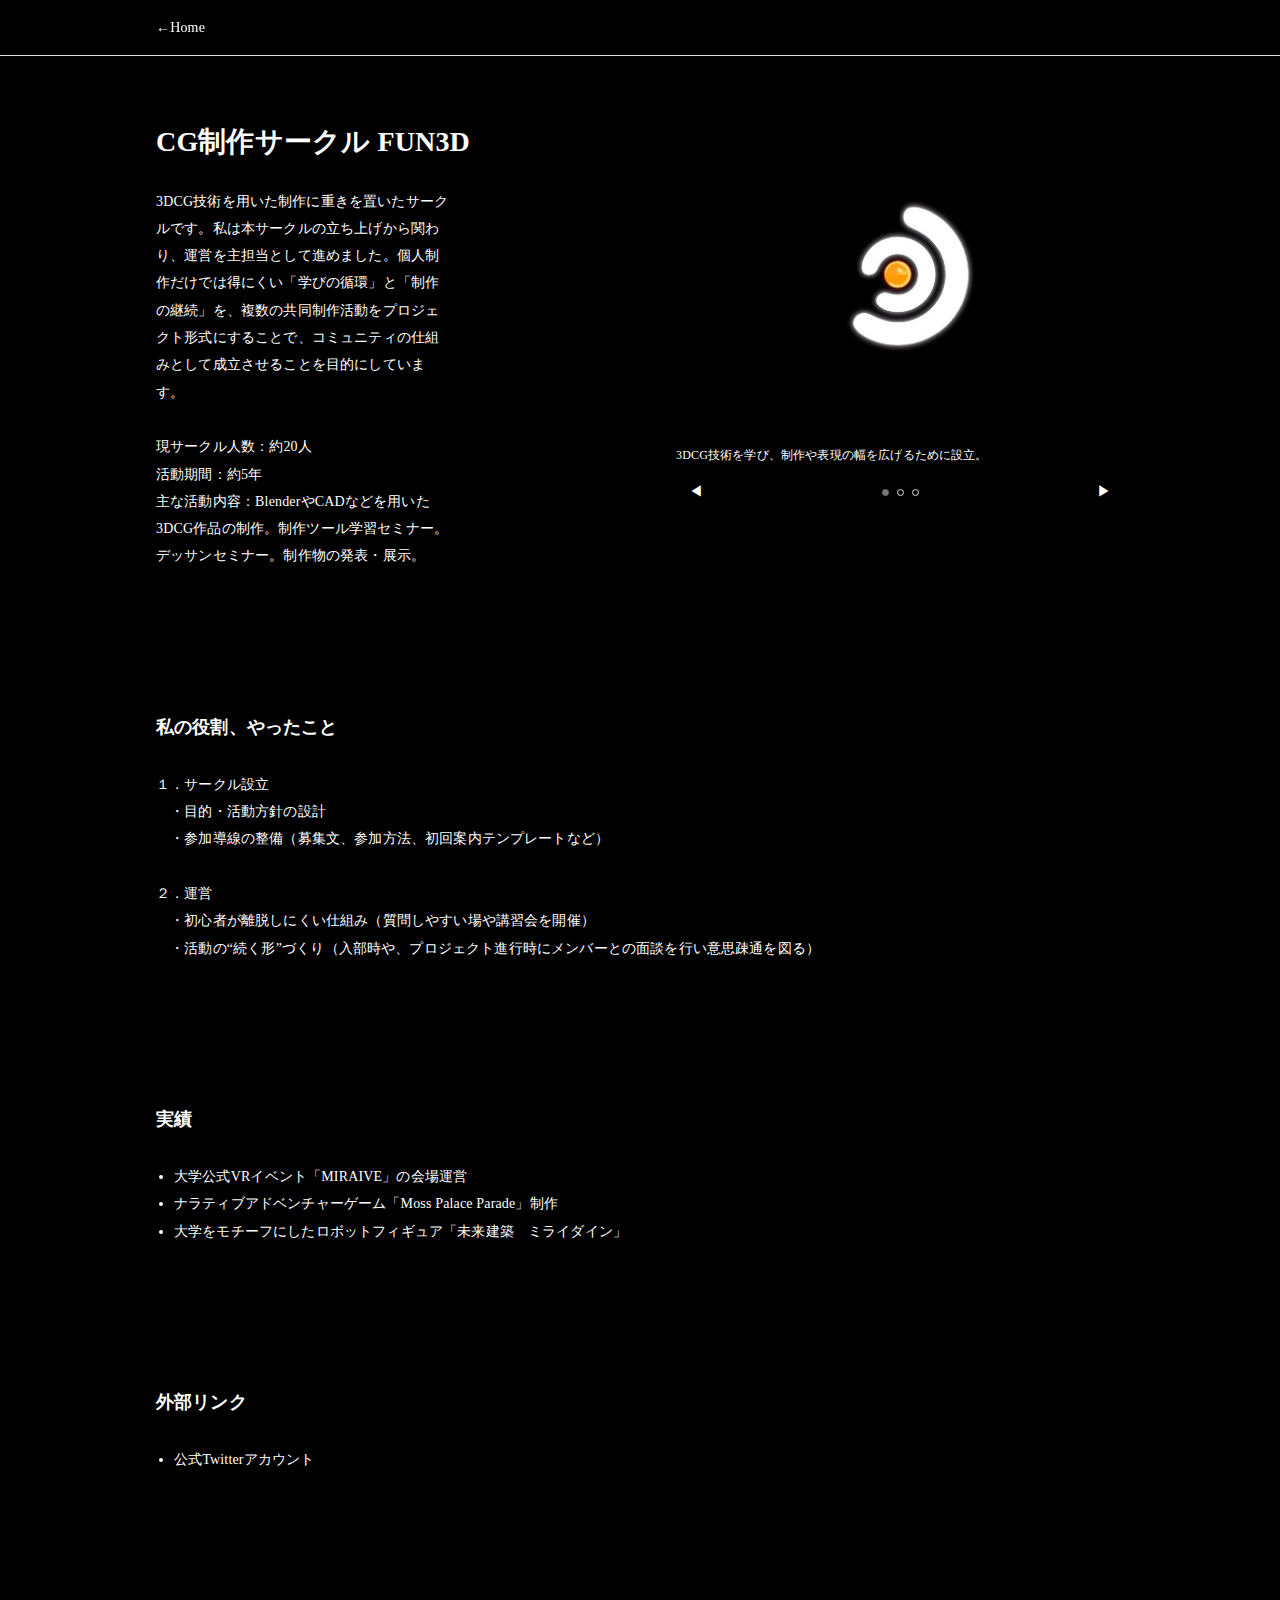
<file: works/fun3d/fun3d.html>
<!doctype html>
<html lang="ja">
<head>
  <meta charset="utf-8" />
  <meta name="viewport" content="width=device-width,initial-scale=1" />
  <title>プロジェクトタイトル</title>
  <meta name="description" content="プロジェクト概要（1〜2文）" />

  <link rel="stylesheet" href="../../css/work.css" />
  <script defer src="../../js/work.js"></script>

  <!-- 方式1：ページごとにテーマを変える（ここだけ編集） -->
  <style>
    :root{
      /* 色 */
      --bg: #000000;
      --text: #ffffff;
      --muted: #ffffff;
      --line: #dddddd;

      --paper: #e6e6e6;          /* 画像未設定時の灰箱 */
      --accent: #777777;         /* スライダーのドット等 */

      --header-bg: rgba(0, 0, 0, 0.92);
      --header-border: #dddddd;

      /* フォント */
      --font: "Noto Serif JP","Yu Mincho","Hiragino Mincho ProN","Times New Roman",serif;
    }
  </style>
</head>

<body id="top">
  <header class="header">
    <div class="header__inner">
      <a class="back" href="../../" aria-label="Homeに戻る">←Home</a>

      <!-- <nav class="nav" aria-label="ページ内ナビゲーション">
        <a class="nav__item" href="#top">Top</a>
        <a class="nav__item" href="#concept">Concept</a>
        <a class="nav__item" href="#work">Work</a>
        <a class="nav__item" href="#role">Role</a>
        <a class="nav__item" href="#achieve">Achieve</a>
        <a class="nav__item" href="#link">Link</a> -->
      </nav>
    </div>
  </header>

  <main class="main">
    <!-- Top -->
    <section class="hero">
      <div class="hero__inner">
        <div class="hero__text">
          <h1 class="title">CG制作サークル FUN3D</h1>
          <p class="lead">
            3DCG技術を用いた制作に重きを置いたサークルです。私は本サークルの立ち上げから関わり、運営を主担当として進めました。個人制作だけでは得にくい「学びの循環」と「制作の継続」を、複数の共同制作活動をプロジェクト形式にすることで、コミュニティの仕組みとして成立させることを目的にしています。<br />
            <br />
            現サークル人数：約20人<br />
            活動期間：約5年<br />
            主な活動内容：BlenderやCADなどを用いた3DCG作品の制作。制作ツール学習セミナー。デッサンセミナー。制作物の発表・展示。<br />
          </p>
        </div>

        <!-- 右上：画像スライダー -->
        <div class="hero__media">
          <div class="carousel" data-carousel aria-label="画像スライダー">
            <div class="carousel__viewport" aria-live="polite">
              <figure class="carousel__item" data-caption="3DCG技術を学び、制作や表現の幅を広げるために設立。">
                <img src="./images/shot1.jpg" alt="画像1" />
              </figure>
              <figure class="carousel__item" data-caption="コロナ過で発足したサークルで、オンラインベースでの活動を開始。">
                <img src="./images/shot2.jpg" alt="画像2" />
              </figure>
              <figure class="carousel__item" data-caption="アニメーション、VR空間、ゲーム、フィギュアとメンバー全体で作りたいものを話し合い、実装していく。">
                <img src="./images/shot3.jpg" alt="画像3" />
              </figure>
            </div>

            <div class="carousel__caption" data-carousel-caption></div>

            <div class="carousel__controls">
              <button class="carousel__btn" type="button" data-carousel-prev aria-label="前の画像へ">◀</button>
              <div class="carousel__dots" data-carousel-dots aria-label="スライド位置"></div>
              <button class="carousel__btn" type="button" data-carousel-next aria-label="次の画像へ">▶</button>
            </div>
          </div>
        </div>
      </div>
    </section>

    <!-- Concept -->
    <!-- <section id="concept" class="section section--center">
      <h2 class="h2">活動の目的や意義</h2>

      <figure class="wideFigure"> -->
        <!-- 画像を置くならこの img を使う -->
        <!-- <img src="./images/concept.jpg" alt="活動の目的や意義を表す画像" /> -->
      <!-- </figure>

      <p class="note">（必要なら一言だけ添える）</p>
    </section> -->

    <!-- Work -->
    <!-- <section id="work" class="section section--center">
      <h2 class="h2">活動の体制</h2>

      <figure class="wideFigure"> -->
        <!-- <img src="./images/team.jpg" alt="活動の体制を表す画像" /> -->
      <!-- </figure>

      <p class="note">（必要なら一言だけ添える）</p>
    </section> -->

    <!-- Role -->
    <section id="role" class="section">
      <h2 class="h2 h2--left">私の役割、やったこと</h2>

      <div class="body">
        １．サークル設立<br />
        　・目的・活動方針の設計<br />
        　・参加導線の整備（募集文、参加方法、初回案内テンプレートなど）<br />
        <br />
        ２．運営<br />
        　・初心者が離脱しにくい仕組み（質問しやすい場や講習会を開催）<br />
        　・活動の“続く形”づくり（入部時や、プロジェクト進行時にメンバーとの面談を行い意思疎通を図る）<br />
      </div>
    </section>

    <!-- Achieve -->
    <section id="achieve" class="section">
      <h2 class="h2 h2--left">実績</h2>

      <ul class="list">
        <li class="placeholder"></li>
        <li><a href="/works/miraive/miraive.html">大学公式VRイベント「MIRAIVE」の会場運営</a></li>
        <li><a href="/works/moss-palace-parade/moss-palace-parade.html">ナラティブアドベンチャーゲーム「Moss Palace Parade」制作</a></li>
        <li><a href="/works/miraidain/miraidain.html">大学をモチーフにしたロボットフィギュア「未来建築　ミライダイン」</a></li>
        <!-- <li>公開：○○</li> -->
      </ul>
    </section>

    <!-- Link -->
    <section id="link" class="section">
      <h2 class="h2 h2--left">外部リンク</h2>

      <ul class="links">
        <li class="placeholder"></li>
        <li><a href="https://x.com/FUN_3Dmodel" target="_blank" rel="noreferrer">公式Twitterアカウント</a></li>
      </ul>
    </section>
  </main>
</body>
</html>
</file>
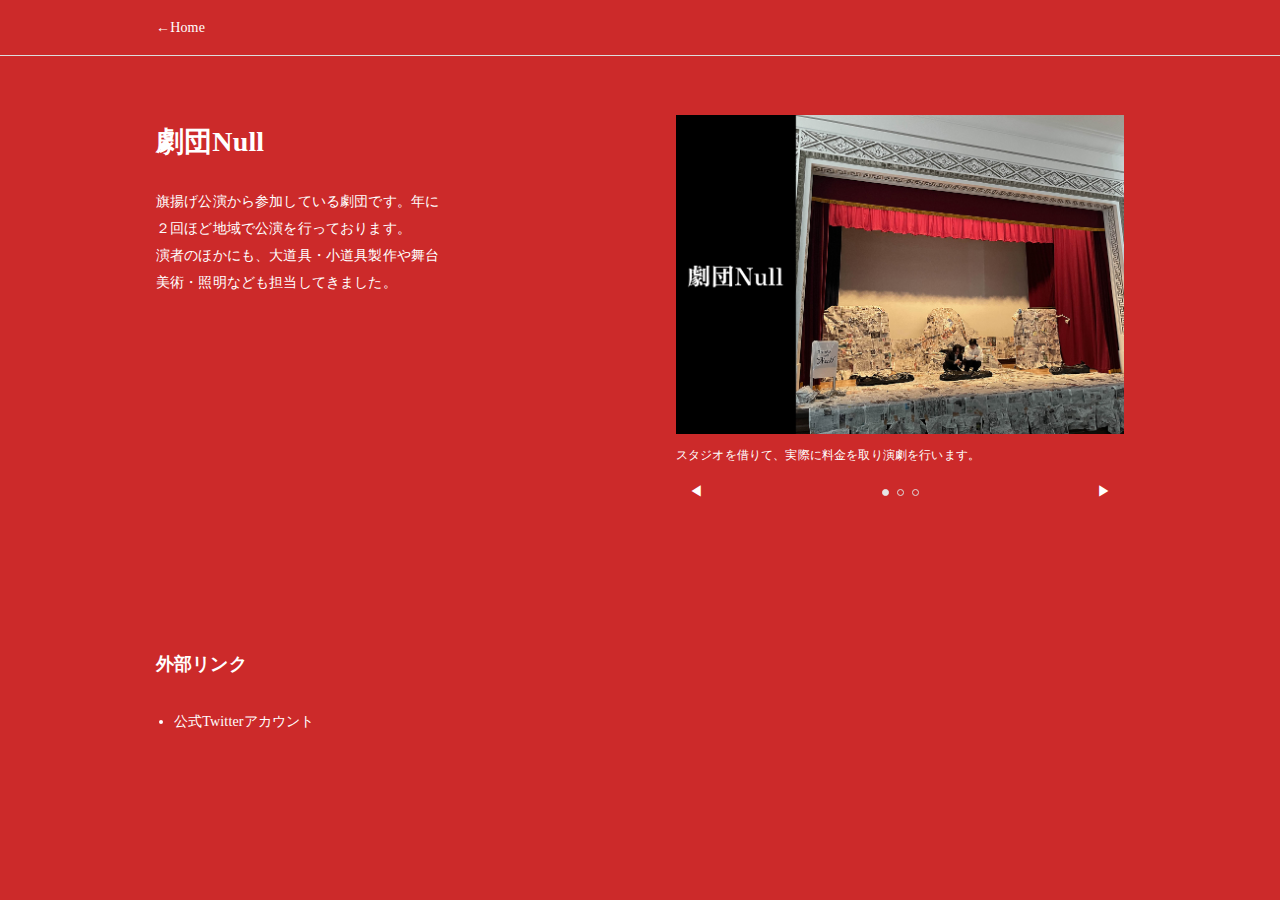
<file: works/gekidan-null/gekidan-null.html>
<!doctype html>
<html lang="ja">
<head>
  <meta charset="utf-8" />
  <meta name="viewport" content="width=device-width,initial-scale=1" />
  <title>プロジェクトタイトル</title>
  <meta name="description" content="プロジェクト概要（1〜2文）" />

  <link rel="stylesheet" href="../../css/work.css" />
  <script defer src="../../js/work.js"></script>

  <!-- 方式1：ページごとにテーマを変える（ここだけ編集） -->
  <style>
    :root{
      /* 色 */
      --bg: #cc2a2a;
      --text: #ffffff;
      --muted: #ffffff;
      --line: #dddddd;

      --paper: #e6e6e6;          /* 画像未設定時の灰箱 */
      --accent: #e6e6e6;         /* スライダーのドット等 */

      --header-bg: #cc2a2a;
      --header-border: #dddddd;

      /* フォント */
      --font: "Noto Serif JP","Yu Mincho","Hiragino Mincho ProN","Times New Roman",serif;
    }
  </style>
</head>

<body id="top">
  <header class="header">
    <div class="header__inner">
      <a class="back" href="../../" aria-label="Homeに戻る">←Home</a>

      <!-- <nav class="nav" aria-label="ページ内ナビゲーション">
        <a class="nav__item" href="#top">Top</a>
        <a class="nav__item" href="#concept">Concept</a>
        <a class="nav__item" href="#work">Work</a>
        <a class="nav__item" href="#role">Role</a>
        <a class="nav__item" href="#achieve">Achieve</a>
        <a class="nav__item" href="#link">Link</a> -->
      </nav>
    </div>
  </header>

  <main class="main">
    <!-- Top -->
    <section class="hero">
      <div class="hero__inner">
        <div class="hero__text">
          <h1 class="title">劇団Null</h1>
          <p class="lead">
            旗揚げ公演から参加している劇団です。年に２回ほど地域で公演を行っております。<br />
            演者のほかにも、大道具・小道具製作や舞台美術・照明なども担当してきました。<br />
            <br />
          </p>
        </div>

        <!-- 右上：画像スライダー -->
        <div class="hero__media">
          <div class="carousel" data-carousel aria-label="画像スライダー">
            <div class="carousel__viewport" aria-live="polite">
              <figure class="carousel__item" data-caption="スタジオを借りて、実際に料金を取り演劇を行います。">
                <img src="./images/shot1.jpg" alt="画像1" />
              </figure>
              <figure class="carousel__item" data-caption="旗揚げ公演の演目「妥協点P」：演劇という表現に興味があり、旗揚げを行おうとしていた劇団の門を叩きました。">
                <img src="./images/shot2.jpg" alt="画像2" />
              </figure>
              <figure class="carousel__item" data-caption="近年は大道具などの裏方での活動が多いです。">
                <img src="./images/shot3.jpg" alt="画像3" />
              </figure>
            </div>

            <div class="carousel__caption" data-carousel-caption></div>

            <div class="carousel__controls">
              <button class="carousel__btn" type="button" data-carousel-prev aria-label="前の画像へ">◀</button>
              <div class="carousel__dots" data-carousel-dots aria-label="スライド位置"></div>
              <button class="carousel__btn" type="button" data-carousel-next aria-label="次の画像へ">▶</button>
            </div>
          </div>
        </div>
      </div>
    </section>

    <!-- Concept -->
    <!-- <section id="concept" class="section section--center">
      <h2 class="h2">活動の目的や意義</h2>

      <figure class="wideFigure"> -->
        <!-- 画像を置くならこの img を使う -->
        <!-- <img src="./images/concept.jpg" alt="活動の目的や意義を表す画像" /> -->
      <!-- </figure>

      <p class="note">（必要なら一言だけ添える）</p>
    </section> -->

    <!-- Work -->
    <!-- <section id="work" class="section section--center">
      <h2 class="h2">活動の体制</h2>

      <figure class="wideFigure"> -->
        <!-- <img src="./images/team.jpg" alt="活動の体制を表す画像" /> -->
      <!-- </figure>

      <p class="note">（必要なら一言だけ添える）</p>
    </section> -->

    <!-- Role -->
    <!-- Link -->
    <section id="link" class="section">
      <h2 class="h2 h2--left">外部リンク</h2>

      <ul class="links">
        <li class="placeholder"></li>
        <li><a href="https://x.com/gekidannull" target="_blank" rel="noreferrer">公式Twitterアカウント</a></li>
      </ul>
    </section>
  </main>
</body>
</html>
</file>
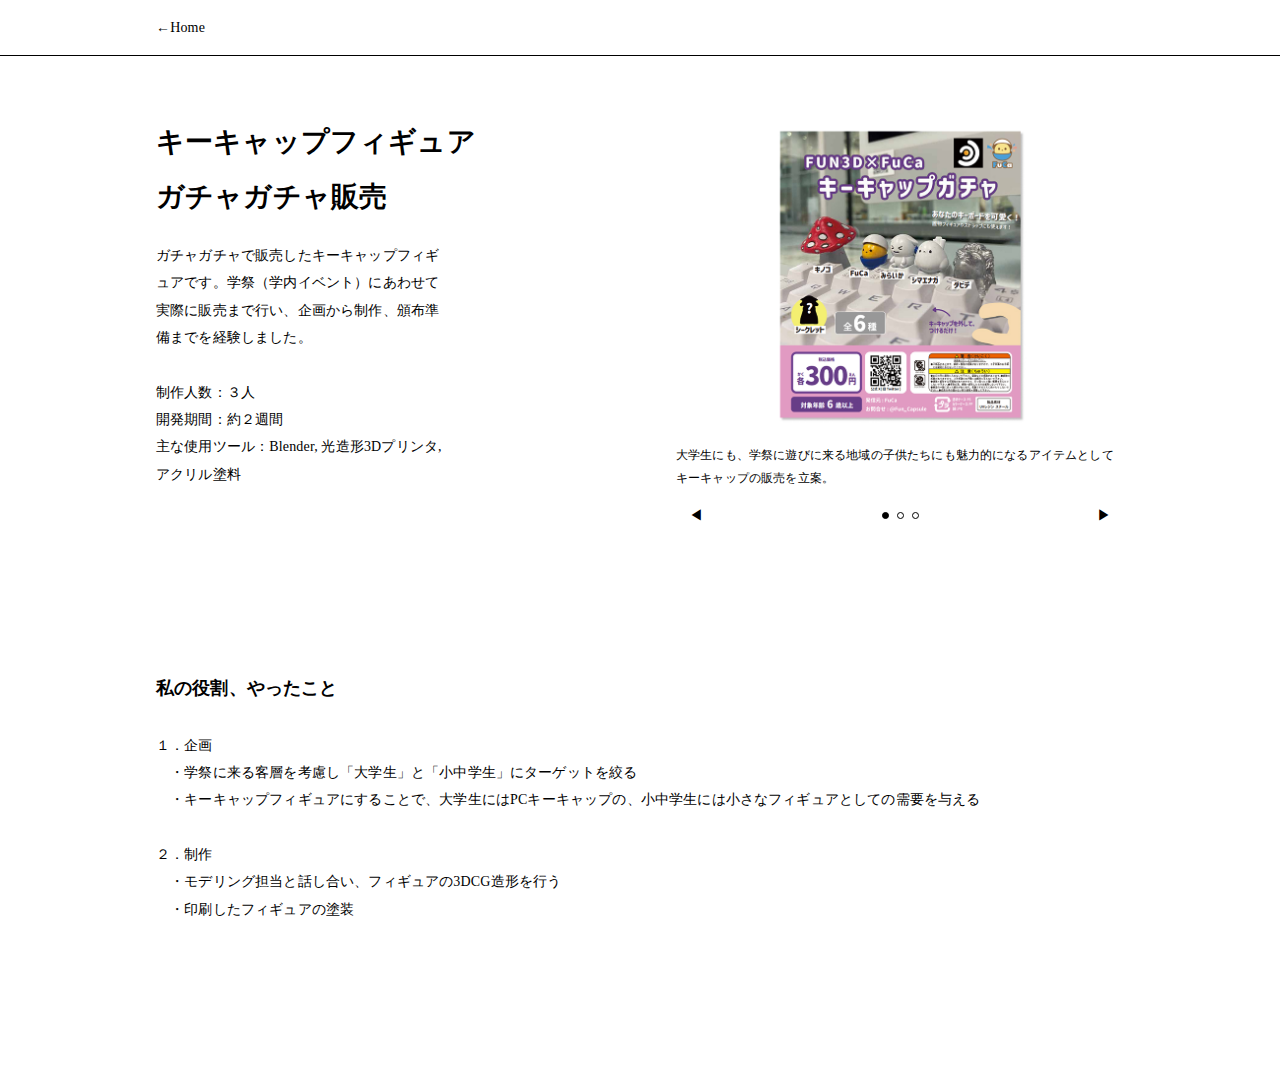
<file: works/keycap-figure/keycap-figure.html>
<!doctype html>
<html lang="ja">
<head>
  <meta charset="utf-8" />
  <meta name="viewport" content="width=device-width,initial-scale=1" />
  <title>プロジェクトタイトル</title>
  <meta name="description" content="プロジェクト概要（1〜2文）" />

  <link rel="stylesheet" href="../../css/work.css" />
  <script defer src="../../js/work.js"></script>

  <!-- 方式1：ページごとにテーマを変える（ここだけ編集） -->
  <style>
    :root{
      /* 色 */
      --bg: #ffffff;
      --text: #000000;
      --muted: #000000;
      --line: #000000;

      --paper: #000000;          /* 画像未設定時の灰箱 */
      --accent: #000000;         /* スライダーのドット等 */

      --header-bg: #ffffff;
      --header-border: #000000;

      /* フォント */
      --font: "Noto Serif JP","Yu Mincho","Hiragino Mincho ProN","Times New Roman",serif;
    }
  </style>
</head>

<body id="top">
  <header class="header">
    <div class="header__inner">
      <a class="back" href="../../" aria-label="Homeに戻る">←Home</a>

      <!-- <nav class="nav" aria-label="ページ内ナビゲーション">
        <a class="nav__item" href="#top">Top</a>
        <a class="nav__item" href="#concept">Concept</a>
        <a class="nav__item" href="#work">Work</a>
        <a class="nav__item" href="#role">Role</a>
        <a class="nav__item" href="#achieve">Achieve</a>
        <a class="nav__item" href="#link">Link</a> -->
      </nav>
    </div>
  </header>

  <main class="main">
    <!-- Top -->
    <section class="hero">
      <div class="hero__inner">
        <div class="hero__text">
          <h1 class="title">キーキャップフィギュア<br />ガチャガチャ販売</h1>
          <p class="lead">
            ガチャガチャで販売したキーキャップフィギュアです。学祭（学内イベント）にあわせて実際に販売まで行い、企画から制作、頒布準備までを経験しました。<br />
            <br />
            制作人数：３人<br />
            開発期間：約２週間<br />
            主な使用ツール：Blender, 光造形3Dプリンタ, アクリル塗料<br />
          </p>
        </div>

        <!-- 右上：画像スライダー -->
        <div class="hero__media">
          <div class="carousel" data-carousel aria-label="画像スライダー">
            <div class="carousel__viewport" aria-live="polite">
              <figure class="carousel__item" data-caption="大学生にも、学祭に遊びに来る地域の子供たちにも魅力的になるアイテムとしてキーキャップの販売を立案。">
                <img src="./images/shot1.jpg" alt="画像1" />
              </figure>
              <figure class="carousel__item" data-caption="モデリング担当と話し合い、造形、印刷、塗装を行った。">
                <img src="./images/shot2.jpg" alt="画像2" />
              </figure>
              <figure class="carousel__item" data-caption="学祭当日、完売し黒字となった。">
                <img src="./images/shot3.jpg" alt="画像3" />
              </figure>
            </div>

            <div class="carousel__caption" data-carousel-caption></div>

            <div class="carousel__controls">
              <button class="carousel__btn" type="button" data-carousel-prev aria-label="前の画像へ">◀</button>
              <div class="carousel__dots" data-carousel-dots aria-label="スライド位置"></div>
              <button class="carousel__btn" type="button" data-carousel-next aria-label="次の画像へ">▶</button>
            </div>
          </div>
        </div>
      </div>
    </section>

    <!-- Concept -->
    <!-- <section id="concept" class="section section--center">
      <h2 class="h2">活動の目的や意義</h2>

      <figure class="wideFigure"> -->
        <!-- 画像を置くならこの img を使う -->
        <!-- <img src="./images/concept.jpg" alt="活動の目的や意義を表す画像" /> -->
      <!-- </figure>

      <p class="note">（必要なら一言だけ添える）</p>
    </section> -->

    <!-- Work -->
    <!-- <section id="work" class="section section--center">
      <h2 class="h2">活動の体制</h2>

      <figure class="wideFigure"> -->
        <!-- <img src="./images/team.jpg" alt="活動の体制を表す画像" /> -->
      <!-- </figure>

      <p class="note">（必要なら一言だけ添える）</p>
    </section> -->

    <!-- Role -->
    <section id="role" class="section">
      <h2 class="h2 h2--left">私の役割、やったこと</h2>

      <div class="body">
        １．企画<br />
        　・学祭に来る客層を考慮し「大学生」と「小中学生」にターゲットを絞る<br />
        　・キーキャップフィギュアにすることで、大学生にはPCキーキャップの、小中学生には小さなフィギュアとしての需要を与える<br />
        <br />
        ２．制作<br />
        　・モデリング担当と話し合い、フィギュアの3DCG造形を行う<br />
        　・印刷したフィギュアの塗装<br />
      </div>
    </section>
  </main>
</body>
</html>
</file>
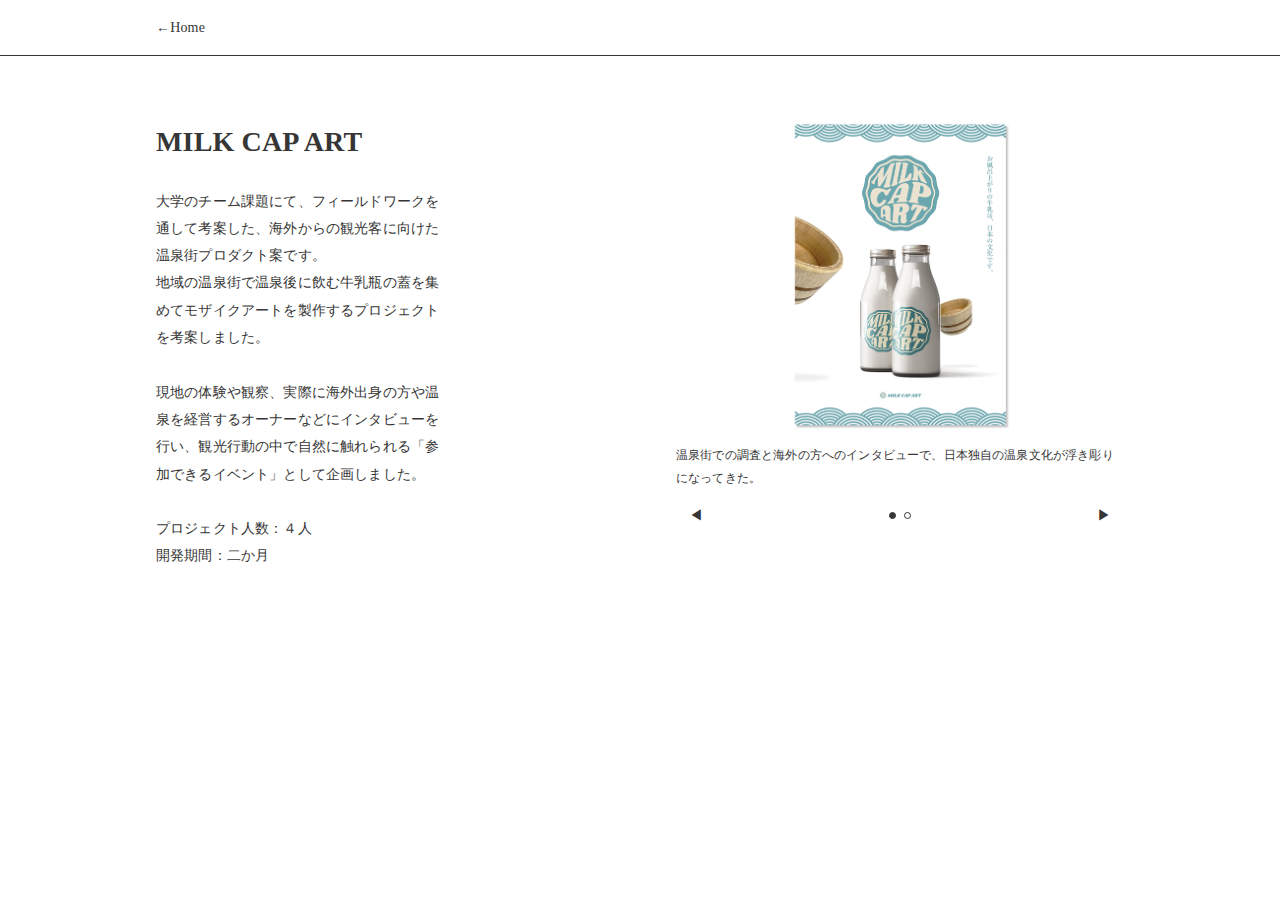
<file: works/milk-cap-art/milk-cap-art.html>
<!doctype html>
<html lang="ja">
<head>
  <meta charset="utf-8" />
  <meta name="viewport" content="width=device-width,initial-scale=1" />
  <title>プロジェクトタイトル</title>
  <meta name="description" content="プロジェクト概要（1〜2文）" />

  <link rel="stylesheet" href="../../css/work.css" />
  <script defer src="../../js/work.js"></script>

  <!-- 方式1：ページごとにテーマを変える（ここだけ編集） -->
  <style>
    :root{
      /* 色 */
      --bg: #ffffff;
      --text: #363636;
      --muted: #363636;
      --line: #363636;

      --paper: #363636;          /* 画像未設定時の灰箱 */
      --accent: #363636;         /* スライダーのドット等 */

      --header-bg: #ffffff;
      --header-border: #363636;

      /* フォント */
      --font: "Noto Serif JP","Yu Mincho","Hiragino Mincho ProN","Times New Roman",serif;
    }
  </style>
</head>

<body id="top">
  <header class="header">
    <div class="header__inner">
      <a class="back" href="../../" aria-label="Homeに戻る">←Home</a>

      <!-- <nav class="nav" aria-label="ページ内ナビゲーション">
        <a class="nav__item" href="#top">Top</a>
        <a class="nav__item" href="#concept">Concept</a>
        <a class="nav__item" href="#work">Work</a>
        <a class="nav__item" href="#role">Role</a>
        <a class="nav__item" href="#achieve">Achieve</a>
        <a class="nav__item" href="#link">Link</a> -->
      </nav>
    </div>
  </header>

  <main class="main">
    <!-- Top -->
    <section class="hero">
      <div class="hero__inner">
        <div class="hero__text">
          <h1 class="title">MILK CAP ART</h1>
          <p class="lead">
            大学のチーム課題にて、フィールドワークを通して考案した、海外からの観光客に向けた温泉街プロダクト案です。<br />
            地域の温泉街で温泉後に飲む牛乳瓶の蓋を集めてモザイクアートを製作するプロジェクトを考案しました。<br />
            <br />
            現地の体験や観察、実際に海外出身の方や温泉を経営するオーナーなどにインタビューを行い、観光行動の中で自然に触れられる「参加できるイベント」として企画しました。<br />
            <br />
            プロジェクト人数：４人<br />
            開発期間：二か月<br />
          </p>
        </div>

        <!-- 右上：画像スライダー -->
        <div class="hero__media">
          <div class="carousel" data-carousel aria-label="画像スライダー">
            <div class="carousel__viewport" aria-live="polite">
              <figure class="carousel__item" data-caption="温泉街での調査と海外の方へのインタビューで、日本独自の温泉文化が浮き彫りになってきた。">
                <img src="./images/shot1.jpg" alt="画像1" />
              </figure>
              <figure class="carousel__item" data-caption="アートに参加することをきっかけに、風呂上りに牛乳を飲むという日本の文化に触れてもらう。">
                <img src="./images/shot2.jpg" alt="画像2" />
              </figure>
            </div>

            <div class="carousel__caption" data-carousel-caption></div>

            <div class="carousel__controls">
              <button class="carousel__btn" type="button" data-carousel-prev aria-label="前の画像へ">◀</button>
              <div class="carousel__dots" data-carousel-dots aria-label="スライド位置"></div>
              <button class="carousel__btn" type="button" data-carousel-next aria-label="次の画像へ">▶</button>
            </div>
          </div>
        </div>
      </div>
    </section>

    <!-- Concept -->
    <!-- <section id="concept" class="section section--center">
      <h2 class="h2">活動の目的や意義</h2>

      <figure class="wideFigure"> -->
        <!-- 画像を置くならこの img を使う -->
        <!-- <img src="./images/concept.jpg" alt="活動の目的や意義を表す画像" /> -->
      <!-- </figure>

      <p class="note">（必要なら一言だけ添える）</p>
    </section> -->

    <!-- Work -->
    <!-- <section id="work" class="section section--center">
      <h2 class="h2">活動の体制</h2>

      <figure class="wideFigure"> -->
        <!-- <img src="./images/team.jpg" alt="活動の体制を表す画像" /> -->
      <!-- </figure>

      <p class="note">（必要なら一言だけ添える）</p>
    </section> -->

    <!-- Role -->
  </main>
</body>
</html>
</file>
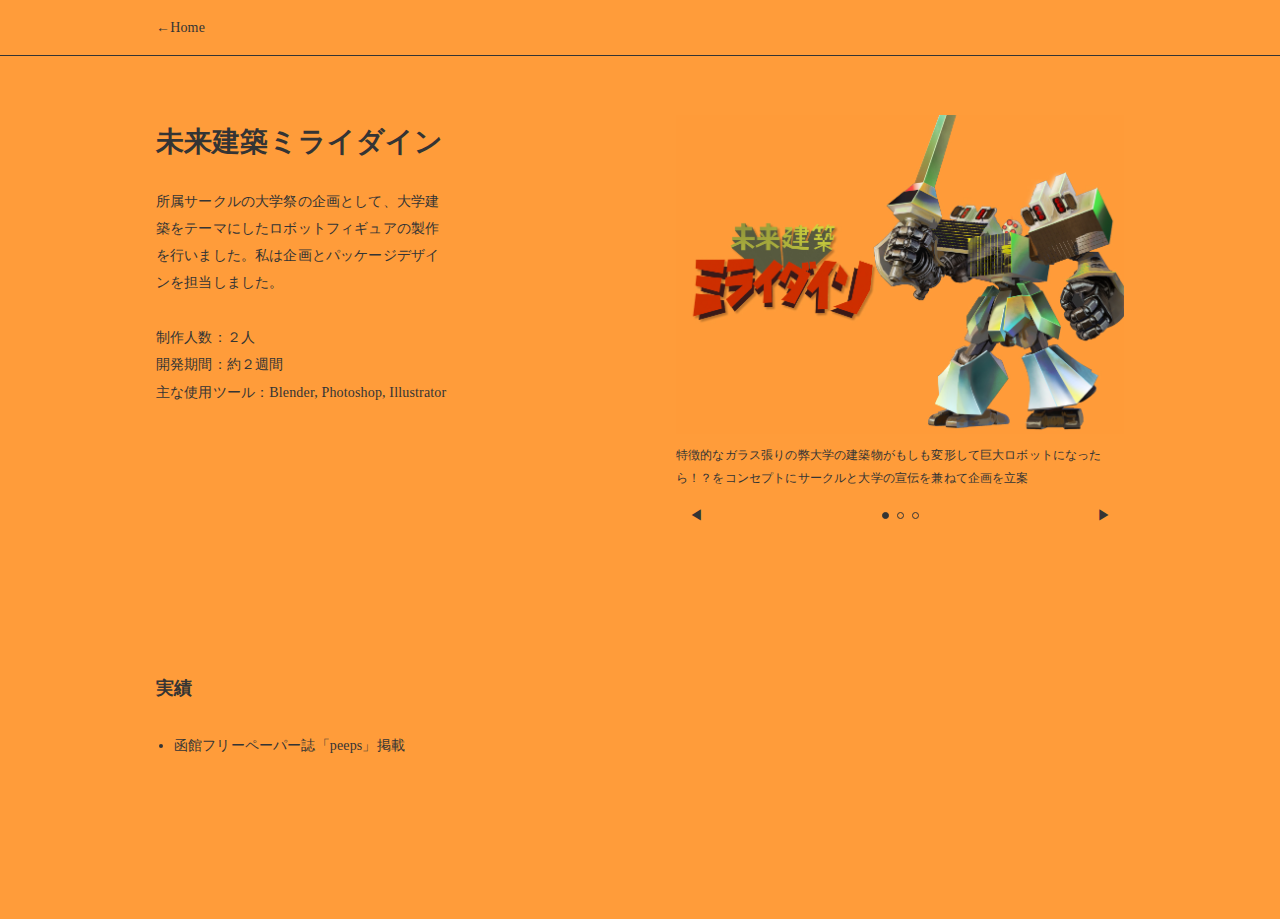
<file: works/miraidain/miraidain.html>
<!doctype html>
<html lang="ja">
<head>
  <meta charset="utf-8" />
  <meta name="viewport" content="width=device-width,initial-scale=1" />
  <title>プロジェクトタイトル</title>
  <meta name="description" content="プロジェクト概要（1〜2文）" />

  <link rel="stylesheet" href="../../css/work.css" />
  <script defer src="../../js/work.js"></script>

  <!-- 方式1：ページごとにテーマを変える（ここだけ編集） -->
  <style>
    :root{
      /* 色 */
      --bg: #FF9C3A;
      --text: #343434;
      --muted: #343434;
      --line: #343434;

      --paper: #343434;          /* 画像未設定時の灰箱 */
      --accent: #343434;         /* スライダーのドット等 */

      --header-bg: #FF9C3A;
      --header-border: #343434;

      /* フォント */
      --font: "Noto Serif JP","Yu Mincho","Hiragino Mincho ProN","Times New Roman",serif;
    }
  </style>
</head>

<body id="top">
  <header class="header">
    <div class="header__inner">
      <a class="back" href="../../" aria-label="Homeに戻る">←Home</a>

      <!-- <nav class="nav" aria-label="ページ内ナビゲーション">
        <a class="nav__item" href="#top">Top</a>
        <a class="nav__item" href="#concept">Concept</a>
        <a class="nav__item" href="#work">Work</a>
        <a class="nav__item" href="#role">Role</a>
        <a class="nav__item" href="#achieve">Achieve</a>
        <a class="nav__item" href="#link">Link</a> -->
      </nav>
    </div>
  </header>

  <main class="main">
    <!-- Top -->
    <section class="hero">
      <div class="hero__inner">
        <div class="hero__text">
          <h1 class="title">未来建築ミライダイン</h1>
          <p class="lead">
            所属サークルの大学祭の企画として、大学建築をテーマにしたロボットフィギュアの製作を行いました。私は企画とパッケージデザインを担当しました。<br />
            <br />
            制作人数：２人<br />
            開発期間：約２週間<br />
            主な使用ツール：Blender, Photoshop, Illustrator<br />
          </p>
        </div>

        <!-- 右上：画像スライダー -->
        <div class="hero__media">
          <div class="carousel" data-carousel aria-label="画像スライダー">
            <div class="carousel__viewport" aria-live="polite">
              <figure class="carousel__item" data-caption="特徴的なガラス張りの弊大学の建築物がもしも変形して巨大ロボットになったら！？をコンセプトにサークルと大学の宣伝を兼ねて企画を立案">
                <img src="./images/shot1.jpg" alt="画像1" />
              </figure>
              <figure class="carousel__item" data-caption="モデリング担当と話し合い、デザインを固めていき、最終的には3Dプリンタで印刷したフィギュアとパッケージを学祭で展示した。">
                <img src="./images/shot2.jpg" alt="画像2" />
              </figure>
              <figure class="carousel__item" data-caption="学祭での展示の際に地域の人からの反響も大きく、地域のフリーペーパー誌に取り上げていただいた。">
                <img src="./images/shot3.jpg" alt="画像3" />
              </figure>
            </div>

            <div class="carousel__caption" data-carousel-caption></div>

            <div class="carousel__controls">
              <button class="carousel__btn" type="button" data-carousel-prev aria-label="前の画像へ">◀</button>
              <div class="carousel__dots" data-carousel-dots aria-label="スライド位置"></div>
              <button class="carousel__btn" type="button" data-carousel-next aria-label="次の画像へ">▶</button>
            </div>
          </div>
        </div>
      </div>
    </section>

    <!-- Concept -->
    <!-- <section id="concept" class="section section--center">
      <h2 class="h2">活動の目的や意義</h2>

      <figure class="wideFigure"> -->
        <!-- 画像を置くならこの img を使う -->
        <!-- <img src="./images/concept.jpg" alt="活動の目的や意義を表す画像" /> -->
      <!-- </figure>

      <p class="note">（必要なら一言だけ添える）</p>
    </section> -->

    <!-- Work -->
    <!-- <section id="work" class="section section--center">
      <h2 class="h2">活動の体制</h2>

      <figure class="wideFigure"> -->
        <!-- <img src="./images/team.jpg" alt="活動の体制を表す画像" /> -->
      <!-- </figure>

      <p class="note">（必要なら一言だけ添える）</p>
    </section> -->

    <!-- Role -->

    <!-- Achieve -->
    <section id="achieve" class="section">
      <h2 class="h2 h2--left">実績</h2>

      <ul class="list">
        <li class="placeholder"></li>
        <li>函館フリーペーパー誌「peeps」掲載</li>
        <!-- <li>公開：○○</li> -->
      </ul>
    </section>

    <!-- Link -->
  </main>
</body>
</html>
</file>
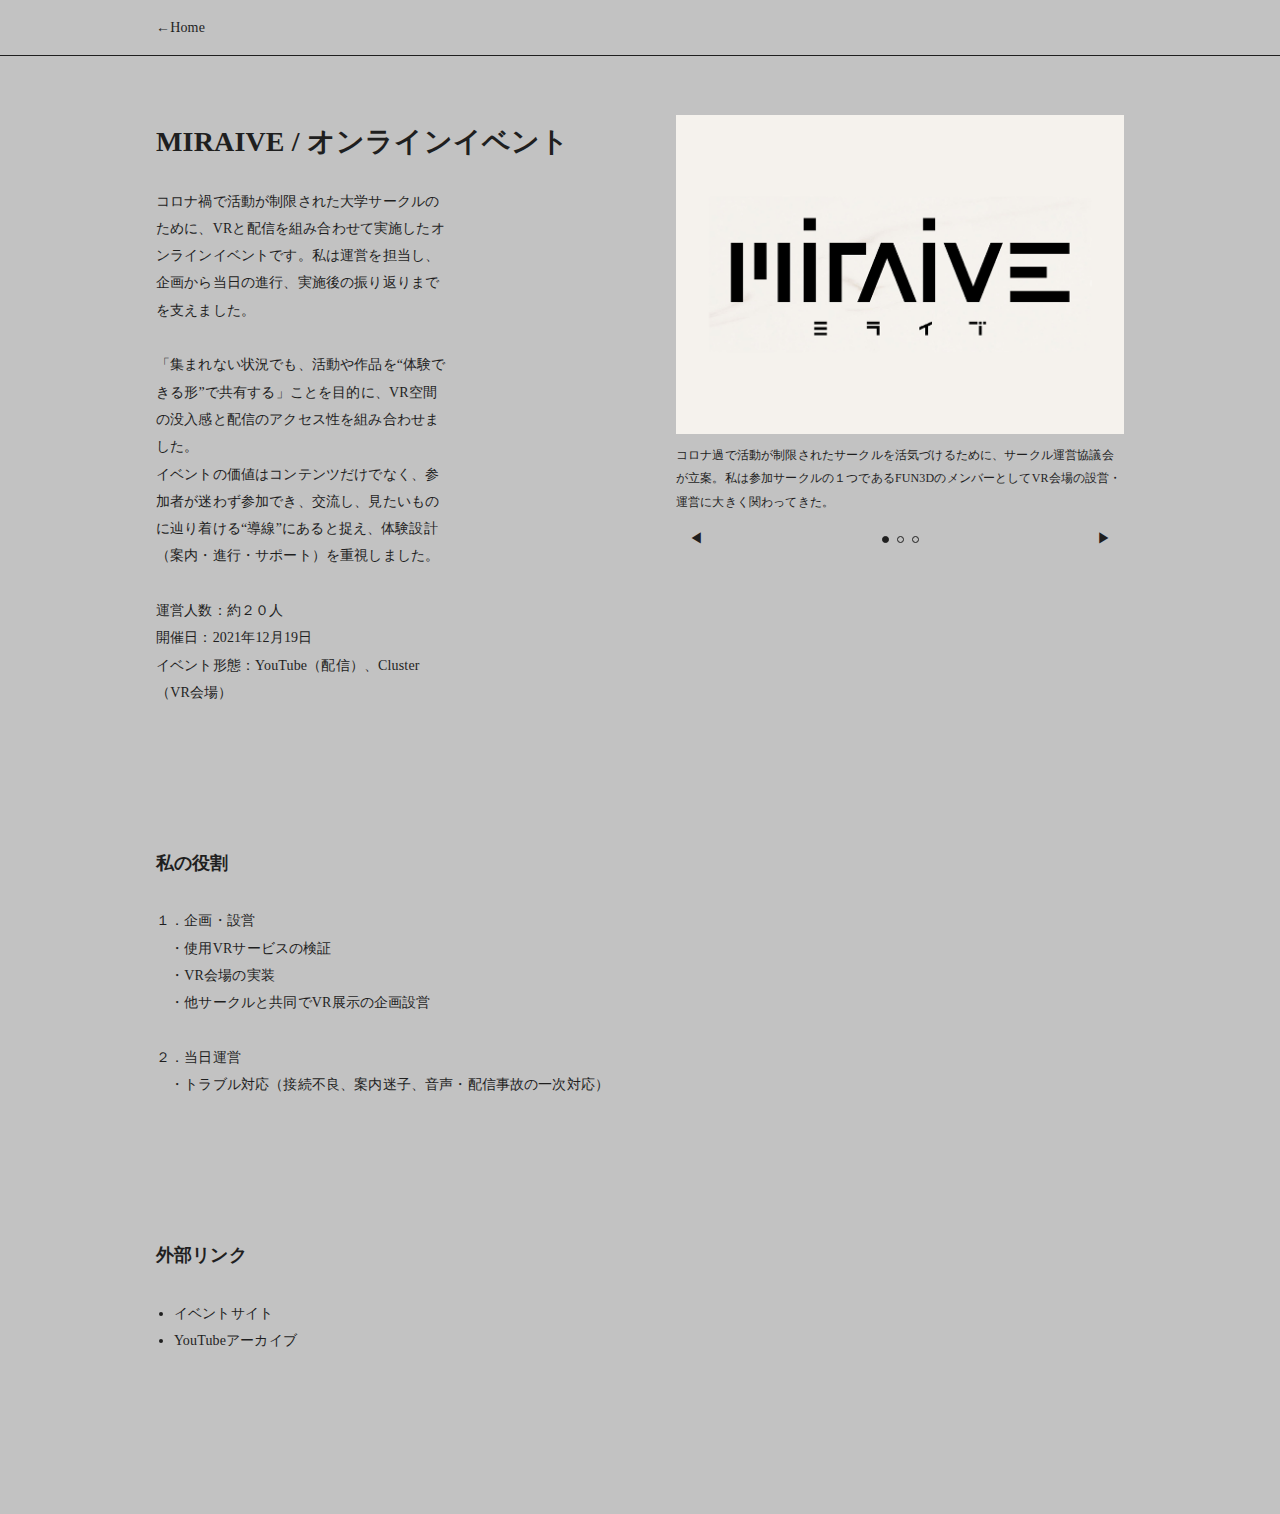
<file: works/miraive/miraive.html>
<!doctype html>
<html lang="ja">
<head>
  <meta charset="utf-8" />
  <meta name="viewport" content="width=device-width,initial-scale=1" />
  <title>プロジェクトタイトル</title>
  <meta name="description" content="プロジェクト概要（1〜2文）" />

  <link rel="stylesheet" href="../../css/work.css" />
  <script defer src="../../js/work.js"></script>

  <!-- 方式1：ページごとにテーマを変える（ここだけ編集） -->
  <style>
    :root{
      /* 色 */
      --bg: #c2c2c2;
      --text: #1f1f1f;
      --muted: #1f1f1f;
      --line: #1f1f1f;

      --paper: #1f1f1f;          /* 画像未設定時の灰箱 */
      --accent: #1f1f1f;         /* スライダーのドット等 */

      --header-bg: #c2c2c2;
      --header-border: #1f1f1f;

      /* フォント */
      --font: "Noto Serif JP","Yu Mincho","Hiragino Mincho ProN","Times New Roman",serif;
    }
  </style>
</head>

<body id="top">
  <header class="header">
    <div class="header__inner">
      <a class="back" href="../../" aria-label="Homeに戻る">←Home</a>

      <!-- <nav class="nav" aria-label="ページ内ナビゲーション">
        <a class="nav__item" href="#top">Top</a>
        <a class="nav__item" href="#concept">Concept</a>
        <a class="nav__item" href="#work">Work</a>
        <a class="nav__item" href="#role">Role</a>
        <a class="nav__item" href="#achieve">Achieve</a>
        <a class="nav__item" href="#link">Link</a> -->
      </nav>
    </div>
  </header>

  <main class="main">
    <!-- Top -->
    <section class="hero">
      <div class="hero__inner">
        <div class="hero__text">
          <h1 class="title">MIRAIVE / オンラインイベント</h1>
          <p class="lead">
            コロナ禍で活動が制限された大学サークルのために、VRと配信を組み合わせて実施したオンラインイベントです。私は運営を担当し、企画から当日の進行、実施後の振り返りまでを支えました。<br />
            <br />
            「集まれない状況でも、活動や作品を“体験できる形”で共有する」ことを目的に、VR空間の没入感と配信のアクセス性を組み合わせました。<br />
            イベントの価値はコンテンツだけでなく、参加者が迷わず参加でき、交流し、見たいものに辿り着ける“導線”にあると捉え、体験設計（案内・進行・サポート）を重視しました。<br />
            <br />
            運営人数：約２０人<br />
            開催日：2021年12月19日<br />
            イベント形態：YouTube（配信）、Cluster（VR会場）<br />
          </p>
        </div>

        <!-- 右上：画像スライダー -->
        <div class="hero__media">
          <div class="carousel" data-carousel aria-label="画像スライダー">
            <div class="carousel__viewport" aria-live="polite">
              <figure class="carousel__item" data-caption="コロナ過で活動が制限されたサークルを活気づけるために、サークル運営協議会が立案。私は参加サークルの１つであるFUN3DのメンバーとしてVR会場の設営・運営に大きく関わってきた。">
                <img src="./images/shot1.jpg" alt="画像1" />
              </figure>
              <figure class="carousel__item" data-caption="VR空間で大学を模したワールドを実装。イベント当日は番組配信も行い、学内サークルの展示や発表・宣伝を行った。">
                <img src="./images/shot2.jpg" alt="画像2" />
              </figure>
              <figure class="carousel__item" data-caption="配信はYouTubeで行い。VRワールドはclusterで公開した。clusterを採用した理由は、他のVRサービスに比べ初心者の参加の敷居が低いと判断したため。">
                <img src="./images/shot3.jpg" alt="画像3" />
              </figure>
            </div>

            <div class="carousel__caption" data-carousel-caption></div>

            <div class="carousel__controls">
              <button class="carousel__btn" type="button" data-carousel-prev aria-label="前の画像へ">◀</button>
              <div class="carousel__dots" data-carousel-dots aria-label="スライド位置"></div>
              <button class="carousel__btn" type="button" data-carousel-next aria-label="次の画像へ">▶</button>
            </div>
          </div>
        </div>
      </div>
    </section>

    <!-- Concept -->
    <!-- <section id="concept" class="section section--center">
      <h2 class="h2">活動の目的や意義</h2>

      <figure class="wideFigure"> -->
        <!-- 画像を置くならこの img を使う -->
        <!-- <img src="./images/concept.jpg" alt="活動の目的や意義を表す画像" /> -->
      <!-- </figure>

      <p class="note">（必要なら一言だけ添える）</p>
    </section> -->

    <!-- Work -->
    <!-- <section id="work" class="section section--center">
      <h2 class="h2">活動の体制</h2>

      <figure class="wideFigure"> -->
        <!-- <img src="./images/team.jpg" alt="活動の体制を表す画像" /> -->
      <!-- </figure>

      <p class="note">（必要なら一言だけ添える）</p>
    </section> -->

    <!-- Role -->
    <section id="role" class="section">
      <h2 class="h2 h2--left">私の役割</h2>

      <div class="body">
        １．企画・設営<br />
        　・使用VRサービスの検証<br />
        　・VR会場の実装<br />
        　・他サークルと共同でVR展示の企画設営<br />
        <br />
        ２．当日運営<br />
        　・トラブル対応（接続不良、案内迷子、音声・配信事故の一次対応）<br />
      </div>
    </section>

    <!-- Link -->
    <section id="link" class="section">
      <h2 class="h2 h2--left">外部リンク</h2>

      <ul class="links">
        <li class="placeholder"></li>
        <li><a href="https://miraive2021.studio.site/" target="_blank" rel="noreferrer">イベントサイト</a></li>
        <li><a href="https://youtu.be/w2wZjwCIoQI" target="_blank" rel="noreferrer">YouTubeアーカイブ</a></li>
      </ul>
    </section>
  </main>
</body>
</html>
</file>
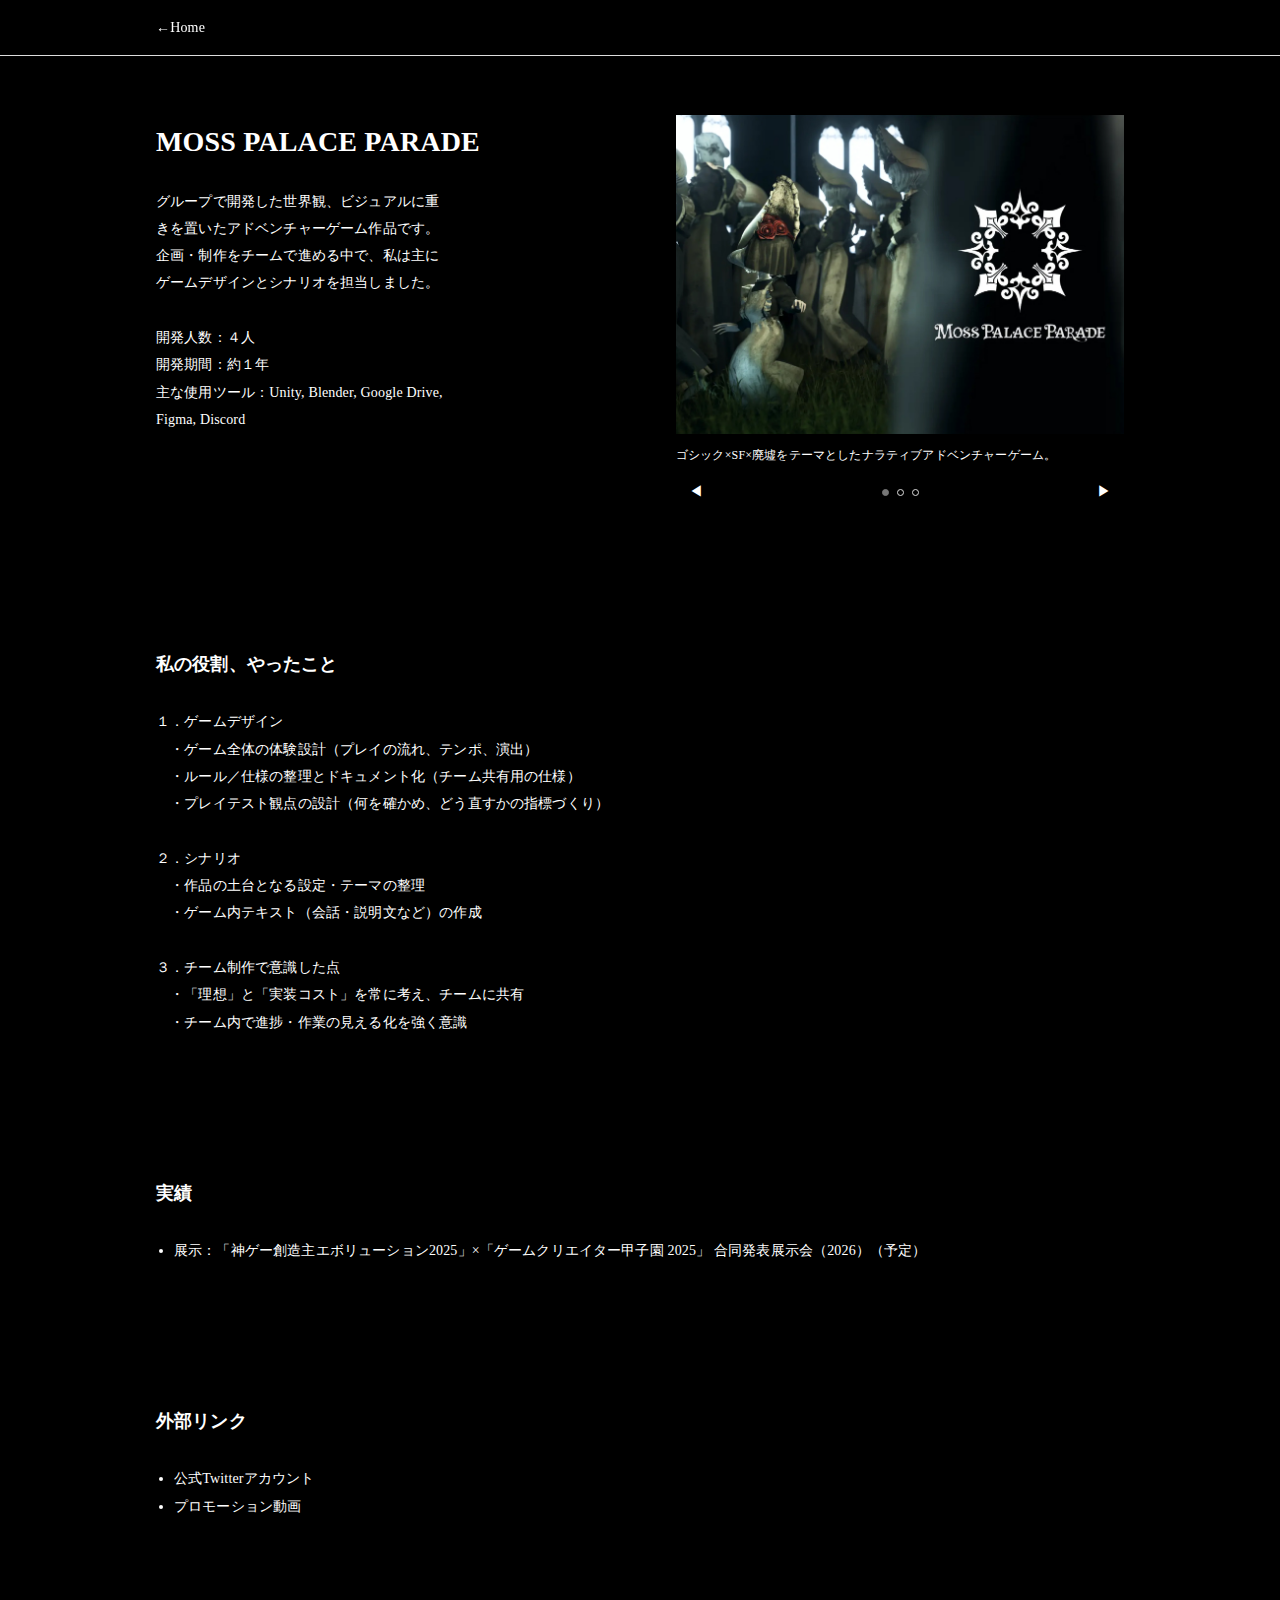
<file: works/moss-palace-parade/moss-palace-parade.html>
<!doctype html>
<html lang="ja">
<head>
  <meta charset="utf-8" />
  <meta name="viewport" content="width=device-width,initial-scale=1" />
  <title>プロジェクトタイトル</title>
  <meta name="description" content="プロジェクト概要（1〜2文）" />

  <link rel="stylesheet" href="../../css/work.css" />
  <script defer src="../../js/work.js"></script>

  <!-- 方式1：ページごとにテーマを変える（ここだけ編集） -->
  <style>
    :root{
      /* 色 */
      --bg: #000000;
      --text: #ffffff;
      --muted: #ffffff;
      --line: #dddddd;

      --paper: #e6e6e6;          /* 画像未設定時の灰箱 */
      --accent: #777777;         /* スライダーのドット等 */

      --header-bg: rgba(0, 0, 0, 0.92);
      --header-border: #dddddd;

      /* フォント */
      --font: "Noto Serif JP","Yu Mincho","Hiragino Mincho ProN","Times New Roman",serif;
    }
  </style>
</head>

<body id="top">
  <header class="header">
    <div class="header__inner">
      <a class="back" href="../../" aria-label="Homeに戻る">←Home</a>

      <!-- <nav class="nav" aria-label="ページ内ナビゲーション">
        <a class="nav__item" href="#top">Top</a>
        <a class="nav__item" href="#concept">Concept</a>
        <a class="nav__item" href="#work">Work</a>
        <a class="nav__item" href="#role">Role</a>
        <a class="nav__item" href="#achieve">Achieve</a>
        <a class="nav__item" href="#link">Link</a> -->
      </nav>
    </div>
  </header>

  <main class="main">
    <!-- Top -->
    <section class="hero">
      <div class="hero__inner">
        <div class="hero__text">
          <h1 class="title">MOSS PALACE PARADE</h1>
          <p class="lead">
            グループで開発した世界観、ビジュアルに重きを置いたアドベンチャーゲーム作品です。企画・制作をチームで進める中で、私は主にゲームデザインとシナリオを担当しました。<br />
            <br />
            開発人数：４人<br />
            開発期間：約１年<br />
            主な使用ツール：Unity, Blender, Google Drive, Figma, Discord<br />
          </p>
        </div>

        <!-- 右上：画像スライダー -->
        <div class="hero__media">
          <div class="carousel" data-carousel aria-label="画像スライダー">
            <div class="carousel__viewport" aria-live="polite">
              <figure class="carousel__item" data-caption="ゴシック×SF×廃墟をテーマとしたナラティブアドベンチャーゲーム。">
                <img src="./images/shot1.jpg" alt="画像1" />
              </figure>
              <figure class="carousel__item" data-caption="謎の無人施設で目覚めた主人公が、世界そして自分自身の謎を解き明かし、施設からの脱出を試みる。">
                <img src="./images/shot2.jpg" alt="画像2" />
              </figure>
              <figure class="carousel__item" data-caption="ゲームエンジンはUnityを使用。ゲーム素材や仕様書をFigmaとGoogleDriveで管理。">
                <img src="./images/shot3.jpg" alt="画像3" />
              </figure>
            </div>

            <div class="carousel__caption" data-carousel-caption></div>

            <div class="carousel__controls">
              <button class="carousel__btn" type="button" data-carousel-prev aria-label="前の画像へ">◀</button>
              <div class="carousel__dots" data-carousel-dots aria-label="スライド位置"></div>
              <button class="carousel__btn" type="button" data-carousel-next aria-label="次の画像へ">▶</button>
            </div>
          </div>
        </div>
      </div>
    </section>

    <!-- Concept -->
    <!-- <section id="concept" class="section section--center">
      <h2 class="h2">活動の目的や意義</h2>

      <figure class="wideFigure"> -->
        <!-- 画像を置くならこの img を使う -->
        <!-- <img src="./images/concept.jpg" alt="活動の目的や意義を表す画像" /> -->
      <!-- </figure>

      <p class="note">（必要なら一言だけ添える）</p>
    </section> -->

    <!-- Work -->
    <!-- <section id="work" class="section section--center">
      <h2 class="h2">活動の体制</h2>

      <figure class="wideFigure"> -->
        <!-- <img src="./images/team.jpg" alt="活動の体制を表す画像" /> -->
      <!-- </figure>

      <p class="note">（必要なら一言だけ添える）</p>
    </section> -->

    <!-- Role -->
    <section id="role" class="section">
      <h2 class="h2 h2--left">私の役割、やったこと</h2>

      <div class="body">
        １．ゲームデザイン<br />
        　・ゲーム全体の体験設計（プレイの流れ、テンポ、演出）<br />
        　・ルール／仕様の整理とドキュメント化（チーム共有用の仕様）<br />
        　・プレイテスト観点の設計（何を確かめ、どう直すかの指標づくり）<br />
        <br />
        ２．シナリオ<br />
        　・作品の土台となる設定・テーマの整理<br />
        　・ゲーム内テキスト（会話・説明文など）の作成<br />
        <br />
        ３．チーム制作で意識した点<br />
        　・「理想」と「実装コスト」を常に考え、チームに共有<br />
        　・チーム内で進捗・作業の見える化を強く意識<br />
      </div>
    </section>

    <!-- Achieve -->
    <section id="achieve" class="section">
      <h2 class="h2 h2--left">実績</h2>

      <ul class="list">
        <li class="placeholder"></li>
        <li>展示：「神ゲー創造主エボリューション2025」×「ゲームクリエイター甲子園 2025」 合同発表展示会（2026）（予定）</li>
        <!-- <li>公開：○○</li> -->
      </ul>
    </section>

    <!-- Link -->
    <section id="link" class="section">
      <h2 class="h2 h2--left">外部リンク</h2>

      <ul class="links">
        <li class="placeholder"></li>
        <li><a href="https://x.com/mosspa_official" target="_blank" rel="noreferrer">公式Twitterアカウント</a></li>
        <li><a href="https://youtu.be/ekzAaDtCQ6g?si=75xZenJdT-xb5ipL" target=_blank" rel="noreferrer">プロモーション動画</a></li>
      </ul>
    </section>
  </main>
</body>
</html>
</file>
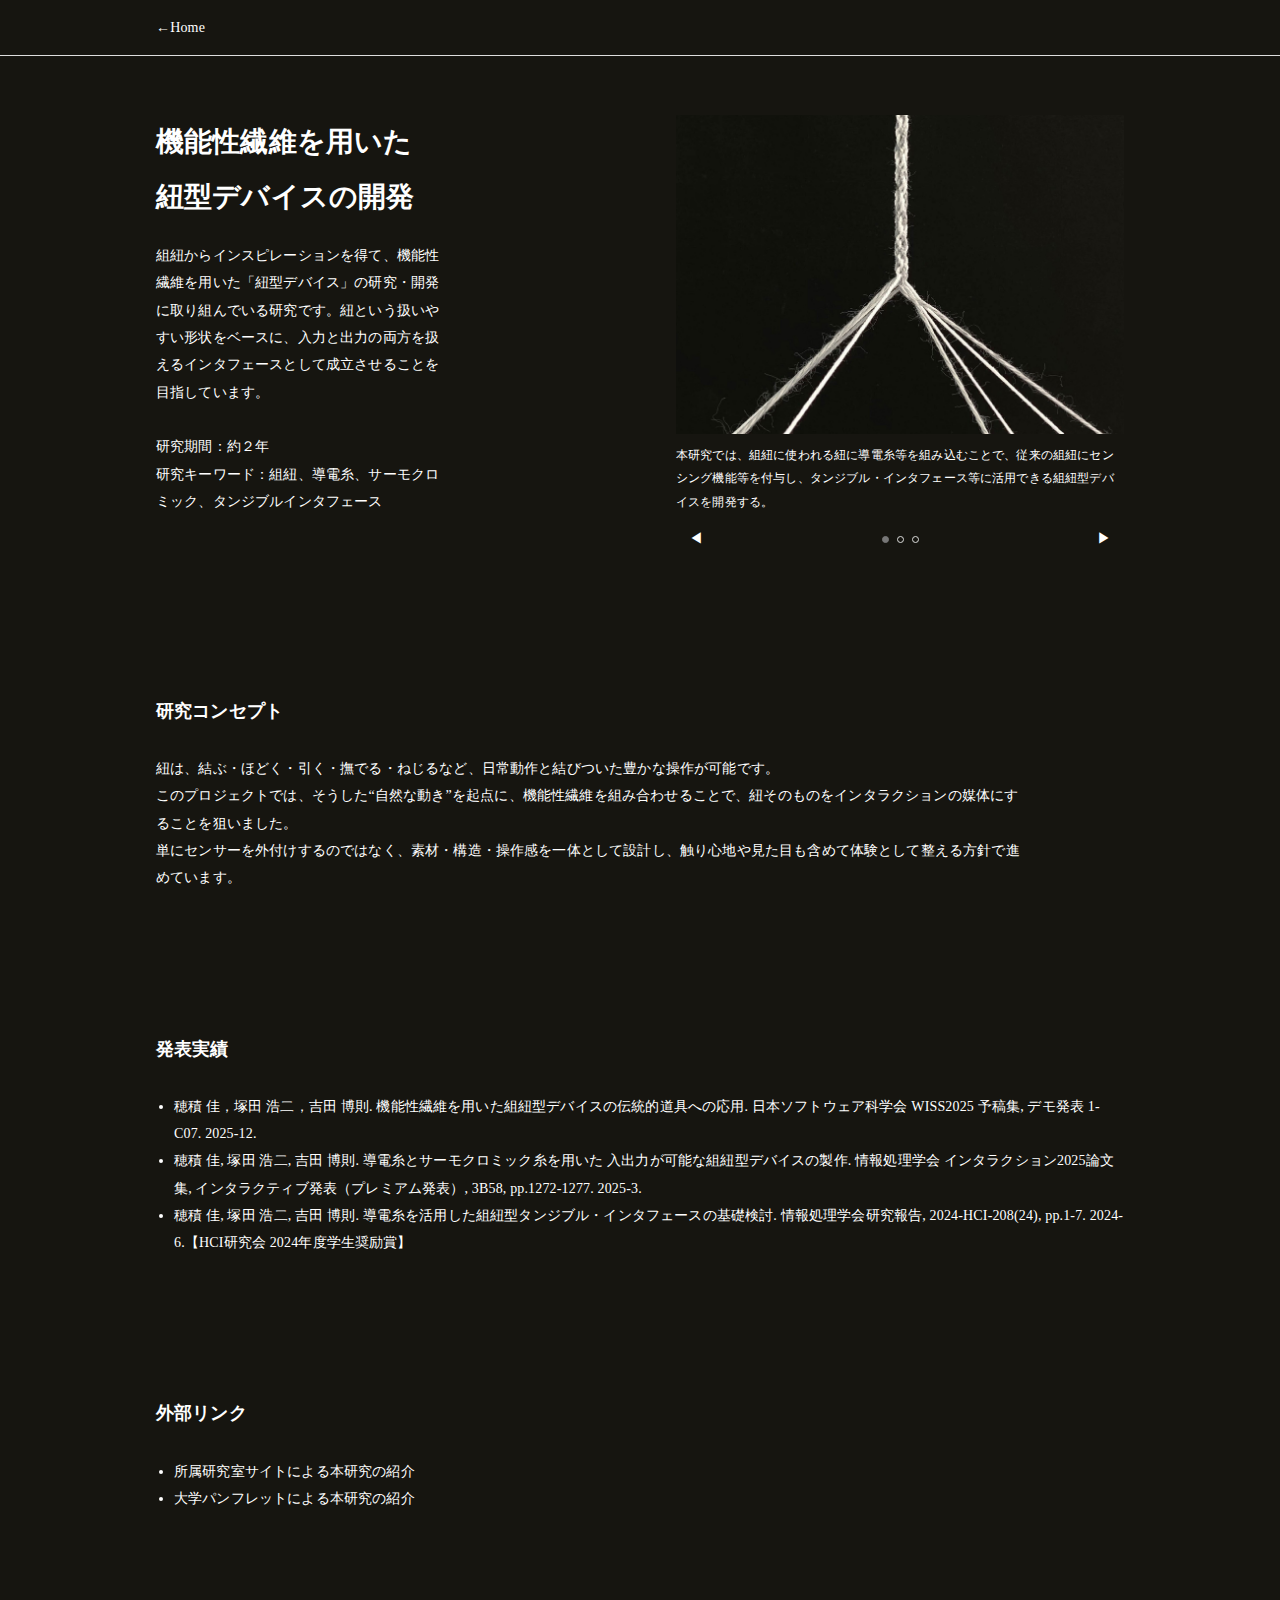
<file: works/rope-device/rope-device.html>
<!doctype html>
<html lang="ja">
<head>
  <meta charset="utf-8" />
  <meta name="viewport" content="width=device-width,initial-scale=1" />
  <title>プロジェクトタイトル</title>
  <meta name="description" content="プロジェクト概要（1〜2文）" />

  <link rel="stylesheet" href="../../css/work.css" />
  <script defer src="../../js/work.js"></script>

  <!-- 方式1：ページごとにテーマを変える（ここだけ編集） -->
  <style>
    :root{
      /* 色 */
      --bg: #161510;
      --text: #ffffff;
      --muted: #ffffff;
      --line: #dddddd;

      --paper: #e6e6e6;          /* 画像未設定時の灰箱 */
      --accent: #777777;         /* スライダーのドット等 */

      --header-bg: #161510;
      --header-border: #dddddd;

      /* フォント */
      --font: "Noto Serif JP","Yu Mincho","Hiragino Mincho ProN","Times New Roman",serif;
    }
  </style>
</head>

<body id="top">
  <header class="header">
    <div class="header__inner">
      <a class="back" href="../../" aria-label="Homeに戻る">←Home</a>

      <!-- <nav class="nav" aria-label="ページ内ナビゲーション">
        <a class="nav__item" href="#top">Top</a>
        <a class="nav__item" href="#concept">Concept</a>
        <a class="nav__item" href="#work">Work</a>
        <a class="nav__item" href="#role">Role</a>
        <a class="nav__item" href="#achieve">Achieve</a>
        <a class="nav__item" href="#link">Link</a> -->
      </nav>
    </div>
  </header>

  <main class="main">
    <!-- Top -->
    <section class="hero">
      <div class="hero__inner">
        <div class="hero__text">
          <h1 class="title">機能性繊維を用いた<br />紐型デバイスの開発</h1>
          <p class="lead">
            組紐からインスピレーションを得て、機能性繊維を用いた「紐型デバイス」の研究・開発に取り組んでいる研究です。紐という扱いやすい形状をベースに、入力と出力の両方を扱えるインタフェースとして成立させることを目指しています。<br />
            <br />
            研究期間：約２年<br />
            研究キーワード：組紐、導電糸、サーモクロミック、タンジブルインタフェース<br />
          </p>
        </div>

        <!-- 右上：画像スライダー -->
        <div class="hero__media">
          <div class="carousel" data-carousel aria-label="画像スライダー">
            <div class="carousel__viewport" aria-live="polite">
              <figure class="carousel__item" data-caption="本研究では、組紐に使われる紐に導電糸等を組み込むことで、従来の組紐にセンシング機能等を付与し、タンジブル・インタフェース等に活用できる組紐型デバイスを開発する。">
                <img src="./images/shot1.jpg" alt="画像1" />
              </figure>
              <figure class="carousel__item" data-caption="導電糸やクロミック繊維などの組み方をカスタマイズすることで、引張や手指の接触を判定するセンシング機能や、繊維素材の変色による出力表現機能を持った組紐型デバイスを製作する。">
                <img src="./images/shot2.jpg" alt="画像2" />
              </figure>
              <figure class="carousel__item" data-caption="さらに、組紐型デバイスの応用例として、蓋の開閉を検出し温度変化を可視化する「急須紐」と、持ち上げ動作を検出して応答を返す「関守石」を試作した。">
                <img src="./images/shot3.jpg" alt="画像3" />
              </figure>
            </div>

            <div class="carousel__caption" data-carousel-caption></div>

            <div class="carousel__controls">
              <button class="carousel__btn" type="button" data-carousel-prev aria-label="前の画像へ">◀</button>
              <div class="carousel__dots" data-carousel-dots aria-label="スライド位置"></div>
              <button class="carousel__btn" type="button" data-carousel-next aria-label="次の画像へ">▶</button>
            </div>
          </div>
        </div>
      </div>
    </section>

    <!-- Concept -->
    <!-- <section id="concept" class="section section--center">
      <h2 class="h2">活動の目的や意義</h2>

      <figure class="wideFigure"> -->
        <!-- 画像を置くならこの img を使う -->
        <!-- <img src="./images/concept.jpg" alt="活動の目的や意義を表す画像" /> -->
      <!-- </figure>

      <p class="note">（必要なら一言だけ添える）</p>
    </section> -->

    <!-- Work -->
    <!-- <section id="work" class="section section--center">
      <h2 class="h2">活動の体制</h2>

      <figure class="wideFigure"> -->
        <!-- <img src="./images/team.jpg" alt="活動の体制を表す画像" /> -->
      <!-- </figure>

      <p class="note">（必要なら一言だけ添える）</p>
    </section> -->

    <!-- Role -->
    <section id="role" class="section">
      <h2 class="h2 h2--left">研究コンセプト</h2>

      <div class="body">
        紐は、結ぶ・ほどく・引く・撫でる・ねじるなど、日常動作と結びついた豊かな操作が可能です。<br />
        このプロジェクトでは、そうした“自然な動き”を起点に、機能性繊維を組み合わせることで、紐そのものをインタラクションの媒体にすることを狙いました。<br />
        単にセンサーを外付けするのではなく、素材・構造・操作感を一体として設計し、触り心地や見た目も含めて体験として整える方針で進めています。<br />
      </div>
    </section>

    <!-- Achieve -->
    <section id="achieve" class="section">
      <h2 class="h2 h2--left">発表実績</h2>

      <ul class="list">
        <li class="placeholder"></li>
        <li><a href="https://www.wiss.org/WISS2025Proceedings/data/demo/1-C07.pdf" target="_blank" rel="noreferrer">穂積 佳，塚田 浩二，吉田 博則. 機能性繊維を用いた組紐型デバイスの伝統的道具への応用. 日本ソフトウェア科学会 WISS2025 予稿集, デモ発表 1-C07. 2025-12.</a></li>
        <li><a href="https://mobiquitous.com/pub/2024-fun/int2025_hozumi.pdf" target="_blank" rel="noreferrer">穂積 佳, 塚田 浩二, 吉田 博則. 導電糸とサーモクロミック糸を用いた 入出力が可能な組紐型デバイスの製作. 情報処理学会 インタラクション2025論文集, インタラクティブ発表（プレミアム発表）, 3B58, pp.1272-1277. 2025-3.</a></li>
        <li><a href="https://mobiquitous.com/pub/2024-fun/hci208_hozumi.pdf" target="_blank" rel="noreferrer">穂積 佳, 塚田 浩二, 吉田 博則. 導電糸を活用した組紐型タンジブル・インタフェースの基礎検討. 情報処理学会研究報告, 2024-HCI-208(24), pp.1-7. 2024-6.【HCI研究会 2024年度学生奨励賞】</a></li>
        <!-- <li>公開：○○</li> -->
      </ul>
    </section>

    <!-- Link -->
    <section id="link" class="section">
      <h2 class="h2 h2--left">外部リンク</h2>

      <ul class="links">
        <li class="placeholder"></li>
        <li><a href="https://tsuka-lab.org/projects/braided-interface" target="_blank" rel="noreferrer">所属研究室サイトによる本研究の紹介</a></li>
        <li><a href="https://www.d-pam.com/fun/2515040/index.html?tm=1#target/page_no=28" target=_blank" rel="noreferrer">大学パンフレットによる本研究の紹介</a></li>
      </ul>
    </section>
  </main>
</body>
</html>
</file>
<file: css/work.css>
:root{
  --page-max: 1080px;

  /* テーマ（作品ページで上書きする想定） */
  --bg: #ffffff;
  --text: #111111;
  --muted: #666666;
  --line: #dddddd;
  --paper: #e6e6e6;
  --accent: #777777;

  --header-bg: rgba(255,255,255,0.92);
  --header-border: #dddddd;

  --font: "Noto Serif JP","Yu Mincho","Hiragino Mincho ProN","Times New Roman",serif;

  /* 余白 */
  --pad-x: 56px;
  --section-gap: 140px;

  /* JSが実測して上書き（初期値） */
  --header-offset: 76px;
}

*{ box-sizing: border-box; }

body{
  margin: 0;
  background: var(--bg);
  color: var(--text);
  font-family: var(--font);
  line-height: 1.95;
  letter-spacing: 0.01em;

  /* fixedヘッダー分だけ本文を下げる（JSが正しい高さに更新） */
  padding-top: var(--header-offset);
}

a{ color: inherit; text-decoration: none; }
a:hover{ text-decoration: underline; }

img{ display: block; width: 100%; height: auto; }

/* ===== Fixed Header（常に上に残る） ===== */
.header{
  position: fixed;
  top: 0; left: 0; right: 0;
  z-index: 1000;

  background: var(--header-bg);
  backdrop-filter: blur(10px);
  border-bottom: 1px solid var(--header-border);

  padding: 14px 0;
}

.header__inner{
  max-width: var(--page-max);
  margin: 0 auto;
  padding: 0 var(--pad-x);
  display: flex;
  align-items: center;
  justify-content: space-between;
  gap: 18px;
}

.back{
  font-size: 14px;
  white-space: nowrap;
}

/* 横に長くなっても崩れない（必要なら横スクロール） */
.nav{
  display: flex;
  gap: 22px;
  font-size: 14px;
  overflow-x: auto;
  white-space: nowrap;
  -webkit-overflow-scrolling: touch;
  scrollbar-width: none;
}
.nav::-webkit-scrollbar{ display: none; }
.nav__item{ opacity: 0.9; }

/* ===== Main ===== */
.main{
  max-width: var(--page-max);
  margin: 0 auto;
  padding: 40px var(--pad-x) 160px;
}

/* ===== Hero ===== */
.hero{ padding-top: 18px; }
.hero__inner{
  display: grid;
  grid-template-columns: 1fr 1fr;
  gap: 72px;
  align-items: start;
}

.title{
  margin: 0 0 18px;
  font-size: 28px;
  font-weight: 700;
}
.lead{
  margin: 0;
  font-size: 14px;
  max-width: 42ch;
}

/* ===== Section ===== */
.section{
  margin-top: var(--section-gap);
  scroll-margin-top: calc(var(--header-offset) + 16px);
}

.section--center{ text-align: center; }

.h2{
  margin: 0 0 26px;
  font-size: 18px;
  font-weight: 700;
}
.h2--left{ text-align: left; }

.body{
  font-size: 14px;
  max-width: 125ch;
}

.note{
  margin: 18px auto 0;
  max-width: 72ch;
  font-size: 12px;
  color: var(--muted);
}

/* ===== Wide Figure（ラフの灰箱） ===== */
.wideFigure{
  margin: 0 auto;
  max-width: 900px;
  background: var(--paper);
  min-height: 300px;
}

/* ===== Carousel ===== */
.carousel{ width: 100%; }

.carousel__viewport{
  position: relative;
  width: 100%;
  aspect-ratio: 909 / 647;
  background: var(--paper);
  overflow: hidden;
}

.carousel__item{
  position: absolute;
  inset: 0;
  margin: 0;
  opacity: 0;
  transition: opacity 220ms ease;
}
.carousel__item.is-active{ opacity: 1; }

.carousel__item img{
  width: 100%;
  height: 100%;
  object-fit: cover;
}

.carousel__caption{
  margin-top: 10px;
  font-size: 12px;
  color: var(--muted);
  min-height: 1.6em;
}

.carousel__controls{
  margin-top: 10px;
  display: grid;
  grid-template-columns: 40px 1fr 40px;
  align-items: center;
  gap: 10px;
}

.carousel__btn{
  appearance: none;
  border: none;
  background: transparent;
  color: var(--muted);
  cursor: pointer;
  font-size: 14px;
  padding: 6px 0;
}
.carousel__btn:hover{ color: var(--text); }

.carousel__dots{
  display: flex;
  justify-content: center;
  gap: 8px;
}

.carousel__dot{
  width: 7px;
  height: 7px;
  border-radius: 999px;
  border: 1px solid var(--line);
  background: transparent;
  cursor: pointer;
  padding: 0;
}

.carousel__dot[aria-current="true"]{
  background: var(--accent);
  border-color: var(--accent);
}

/* ===== Lists ===== */
.list,
.links{
  margin: 0;
  padding-left: 18px;
  font-size: 14px;
}

.placeholder{
  color: var(--muted);
  list-style: none;
  padding-left: 0;
}

/* ===== Responsive ===== */
@media (max-width: 980px){
  :root{
    --pad-x: 22px;
    --section-gap: 110px;
  }

  .hero__inner{
    grid-template-columns: 1fr;
    gap: 26px;
  }

  .lead{ max-width: none; }
  .wideFigure{ max-width: 100%; min-height: 220px; }
}
</file>
